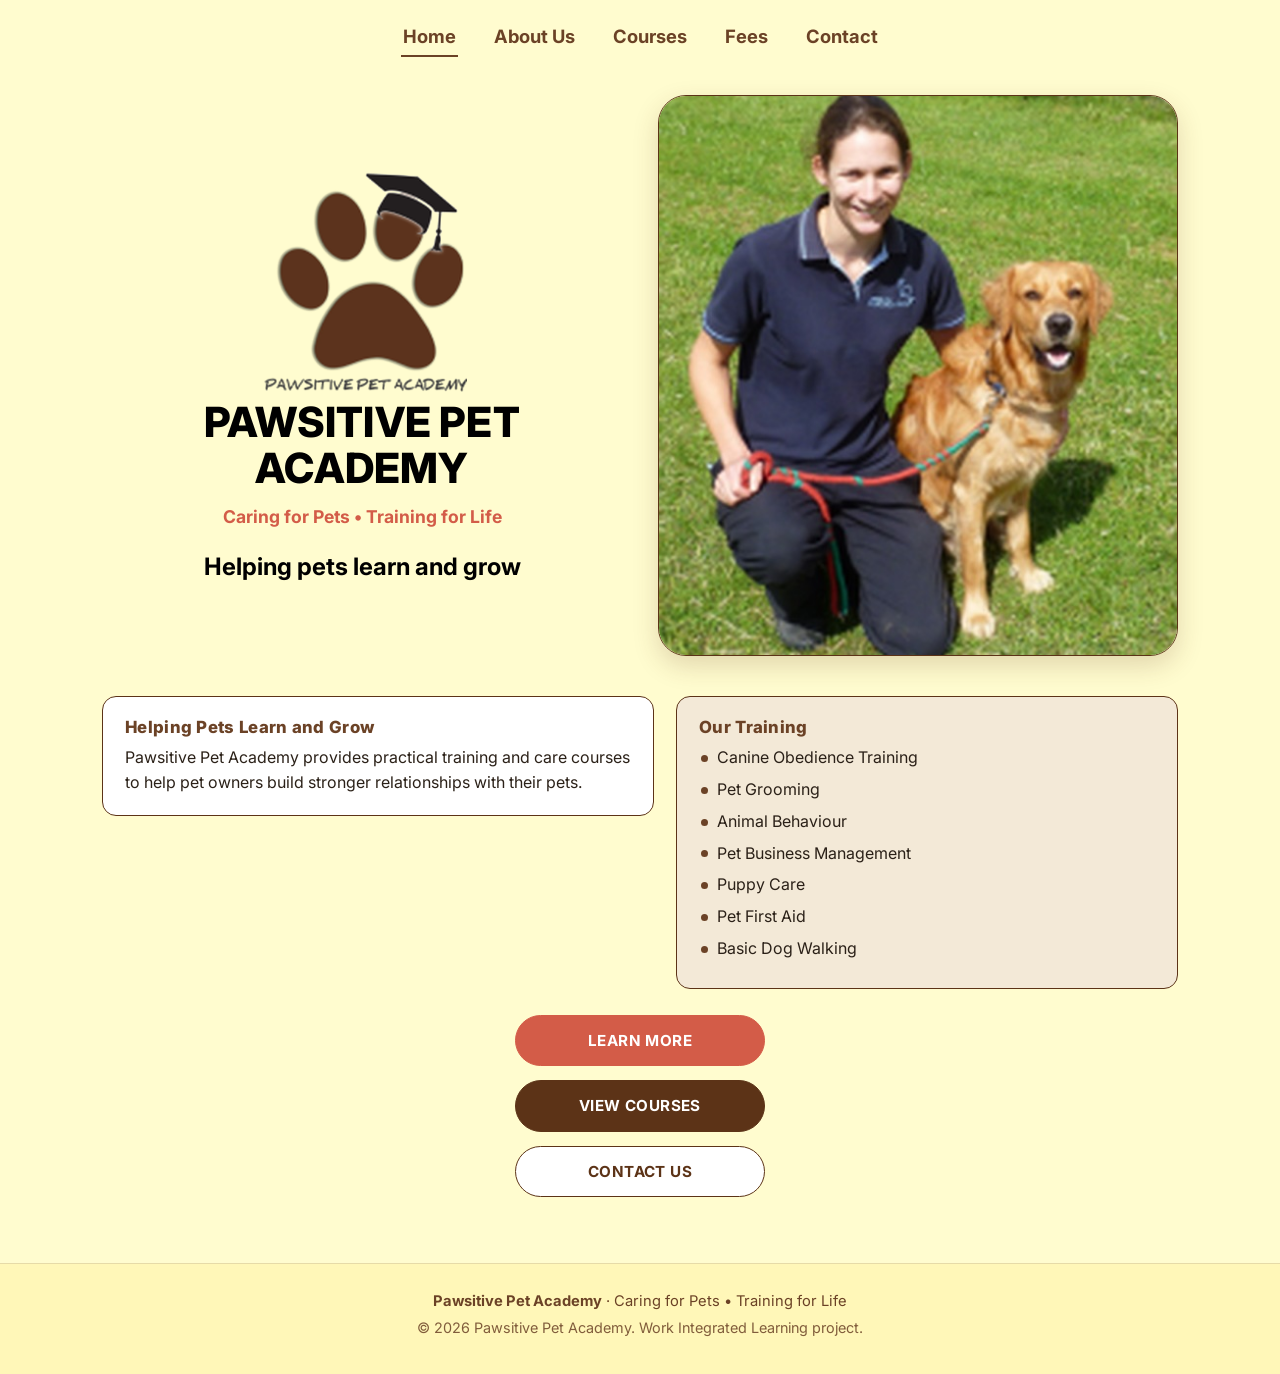
<file: index.html>
<!DOCTYPE html>
<html lang="en">
<head>
<meta charset="UTF-8">
<meta name="viewport" content="width=device-width, initial-scale=1">
<title>Home | Pawsitive Pet Academy</title>
<meta name="description" content="Pawsitive Pet Academy offers practical dog training and pet care courses. Caring for Pets &bull; Training for Life.">
<link rel="icon" href="images/logo.png">
<link rel="preconnect" href="https://fonts.googleapis.com">
<link rel="preconnect" href="https://fonts.gstatic.com" crossorigin>
<link href="https://fonts.googleapis.com/css2?family=Inter:wght@400;500;600;700;800&display=swap" rel="stylesheet">
<link rel="stylesheet" href="css/style.css">
</head>
<body class="home">
<a class="skip" href="#main">Skip to content</a>
<header class="site-header">
  <a class="brand" href="index.html" aria-label="Pawsitive Pet Academy home"><img src="images/logo.png" alt="" width="36" height="40"><span>Pawsitive Pet Academy</span></a>
  <button class="nav-toggle" aria-label="Toggle menu" aria-expanded="false"><span></span><span></span><span></span></button>
  <nav class="main-nav" aria-label="Main"><a href="index.html" class=active aria-current=page>Home</a><a href="about.html">About Us</a><a href="courses.html">Courses</a><a href="fees.html">Fees</a><a href="contact.html">Contact</a></nav>
</header>
<main id="main">

<section class="hero">
  <div class="hero-text fade">
    <img class="hero-logo" src="images/logo.png" alt="Pawsitive Pet Academy paw print logo with graduation cap" width="219" height="246">
    <h1>PAWSITIVE PET ACADEMY</h1>
    <p class="tagline">Caring for Pets &bull; Training for Life</p>
    <h2 class="lead">Helping pets learn and grow</h2>
  </div>
  <figure class="hero-photo fade d2"><img src="images/trainer.jpg" alt="Academy trainer kneeling on the grass with a golden retriever"></figure>
</section>
<section class="cards two">
  <article class="card fade">
    <h3>Helping Pets Learn and Grow</h3>
    <p>Pawsitive Pet Academy provides practical training and care courses to help pet owners build stronger relationships with their pets.</p>
  </article>
  <article class="card beige fade d2">
    <h3>Our Training</h3>
    <ul class="bullets"><li><a href="canine-obedience.html">Canine Obedience Training</a></li><li><a href="pet-grooming.html">Pet Grooming</a></li><li><a href="animal-behaviour.html">Animal Behaviour</a></li><li><a href="pet-business-management.html">Pet Business Management</a></li><li><a href="puppy-care.html">Puppy Care</a></li><li><a href="pet-first-aid.html">Pet First Aid</a></li><li><a href="basic-dog-walking.html">Basic Dog Walking</a></li></ul>
  </article>
</section>
<section class="cta-row fade">
  <a class="btn coral" href="about.html">Learn More</a>
  <a class="btn brown" href="courses.html">View Courses</a>
  <a class="btn white" href="contact.html">Contact Us</a>
</section>

</main>
<footer class="site-footer">
  <p><strong>Pawsitive Pet Academy</strong> &middot; Caring for Pets &bull; Training for Life</p>
  <p class="small">&copy; 2026 Pawsitive Pet Academy. Work Integrated Learning project.</p>
</footer>
<script src="js/main.js"></script>

</body>
</html>
</file>
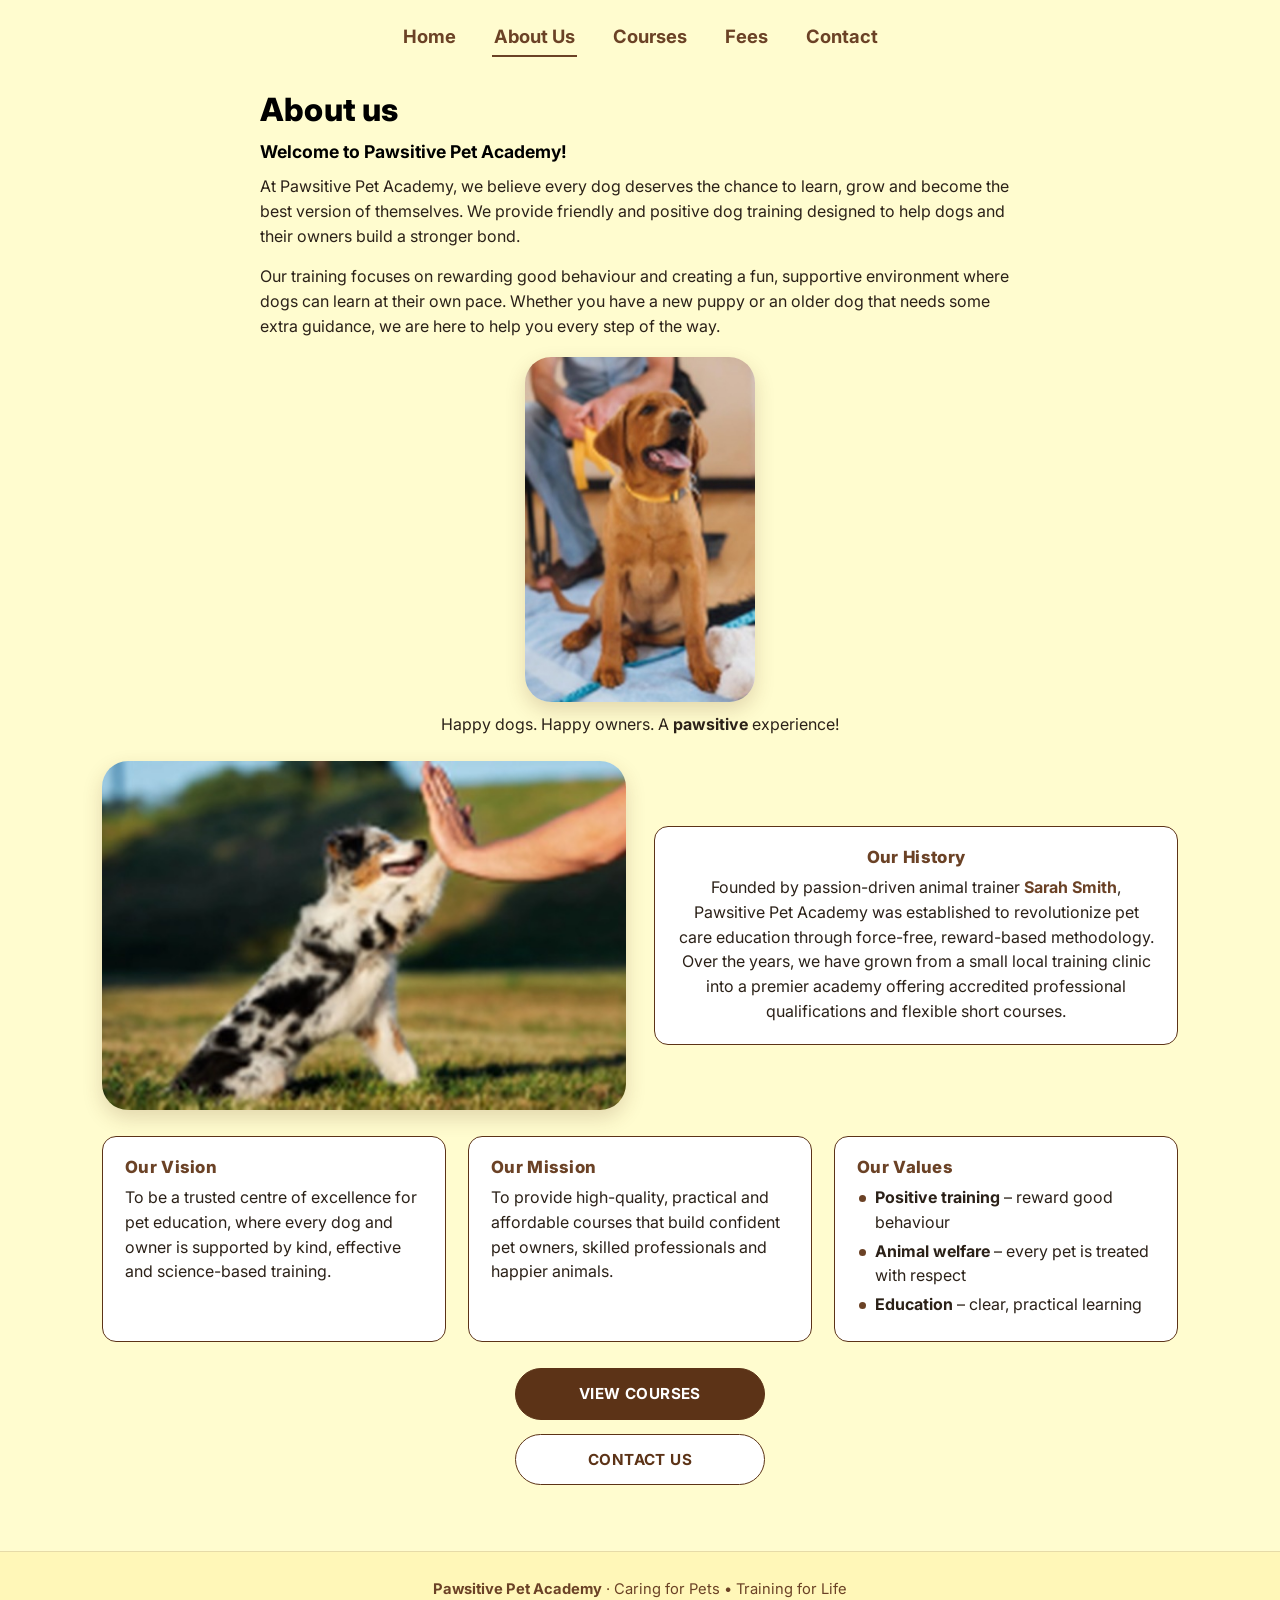
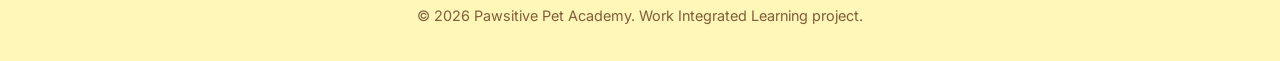
<file: about.html>
<!DOCTYPE html>
<html lang="en">
<head>
<meta charset="UTF-8">
<meta name="viewport" content="width=device-width, initial-scale=1">
<title>About Us | Pawsitive Pet Academy</title>
<meta name="description" content="Pawsitive Pet Academy offers practical dog training and pet care courses. Caring for Pets &bull; Training for Life.">
<link rel="icon" href="images/logo.png">
<link rel="preconnect" href="https://fonts.googleapis.com">
<link rel="preconnect" href="https://fonts.gstatic.com" crossorigin>
<link href="https://fonts.googleapis.com/css2?family=Inter:wght@400;500;600;700;800&display=swap" rel="stylesheet">
<link rel="stylesheet" href="css/style.css">
</head>
<body class="about">
<a class="skip" href="#main">Skip to content</a>
<header class="site-header">
  <a class="brand" href="index.html" aria-label="Pawsitive Pet Academy home"><img src="images/logo.png" alt="" width="36" height="40"><span>Pawsitive Pet Academy</span></a>
  <button class="nav-toggle" aria-label="Toggle menu" aria-expanded="false"><span></span><span></span><span></span></button>
  <nav class="main-nav" aria-label="Main"><a href="index.html">Home</a><a href="about.html" class=active aria-current=page>About Us</a><a href="courses.html">Courses</a><a href="fees.html">Fees</a><a href="contact.html">Contact</a></nav>
</header>
<main id="main">

<section class="about-intro fade">
  <h1 class="plain">About us</h1>
  <h2 class="welcome">Welcome to Pawsitive Pet Academy!</h2>
  <p>At Pawsitive Pet Academy, we believe every dog deserves the chance to learn, grow and become the best version of themselves. We provide friendly and positive dog training designed to help dogs and their owners build a stronger bond.</p>
  <p>Our training focuses on rewarding good behaviour and creating a fun, supportive environment where dogs can learn at their own pace. Whether you have a new puppy or an older dog that needs some extra guidance, we are here to help you every step of the way.</p>
</section>
<section class="about-feature fade">
  <figure class="tall"><img src="images/about_puppy.jpg" alt="Golden-brown puppy sitting for a treat during a training session"><figcaption>Happy dogs. Happy owners. A <strong>pawsitive</strong> experience!</figcaption></figure>
</section>
<section class="about-history">
  <figure class="wide fade"><img src="images/about_highfive.jpg" alt="Border collie giving a high five to its trainer"></figure>
  <article class="card center fade d2">
    <h3>Our History</h3>
    <p>Founded by passion-driven animal trainer <strong class="name">Sarah Smith</strong>, Pawsitive Pet Academy was established to revolutionize pet care education through force-free, reward-based methodology. Over the years, we have grown from a small local training clinic into a premier academy offering accredited professional qualifications and flexible short courses.</p>
  </article>
</section>
<section class="cards three">
  <article class="card fade"><h3>Our Vision</h3><p>To be a trusted centre of excellence for pet education, where every dog and owner is supported by kind, effective and science-based training.</p></article>
  <article class="card fade d2"><h3>Our Mission</h3><p>To provide high-quality, practical and affordable courses that build confident pet owners, skilled professionals and happier animals.</p></article>
  <article class="card fade d3"><h3>Our Values</h3>
    <ul class="bullets tight"><li><strong>Positive training</strong> &ndash; reward good behaviour</li><li><strong>Animal welfare</strong> &ndash; every pet is treated with respect</li><li><strong>Education</strong> &ndash; clear, practical learning</li></ul></article>
</section>
<section class="cta-row fade">
  <a class="btn brown" href="courses.html">View Courses</a>
  <a class="btn white" href="contact.html">Contact Us</a>
</section>

</main>
<footer class="site-footer">
  <p><strong>Pawsitive Pet Academy</strong> &middot; Caring for Pets &bull; Training for Life</p>
  <p class="small">&copy; 2026 Pawsitive Pet Academy. Work Integrated Learning project.</p>
</footer>
<script src="js/main.js"></script>

</body>
</html>
</file>
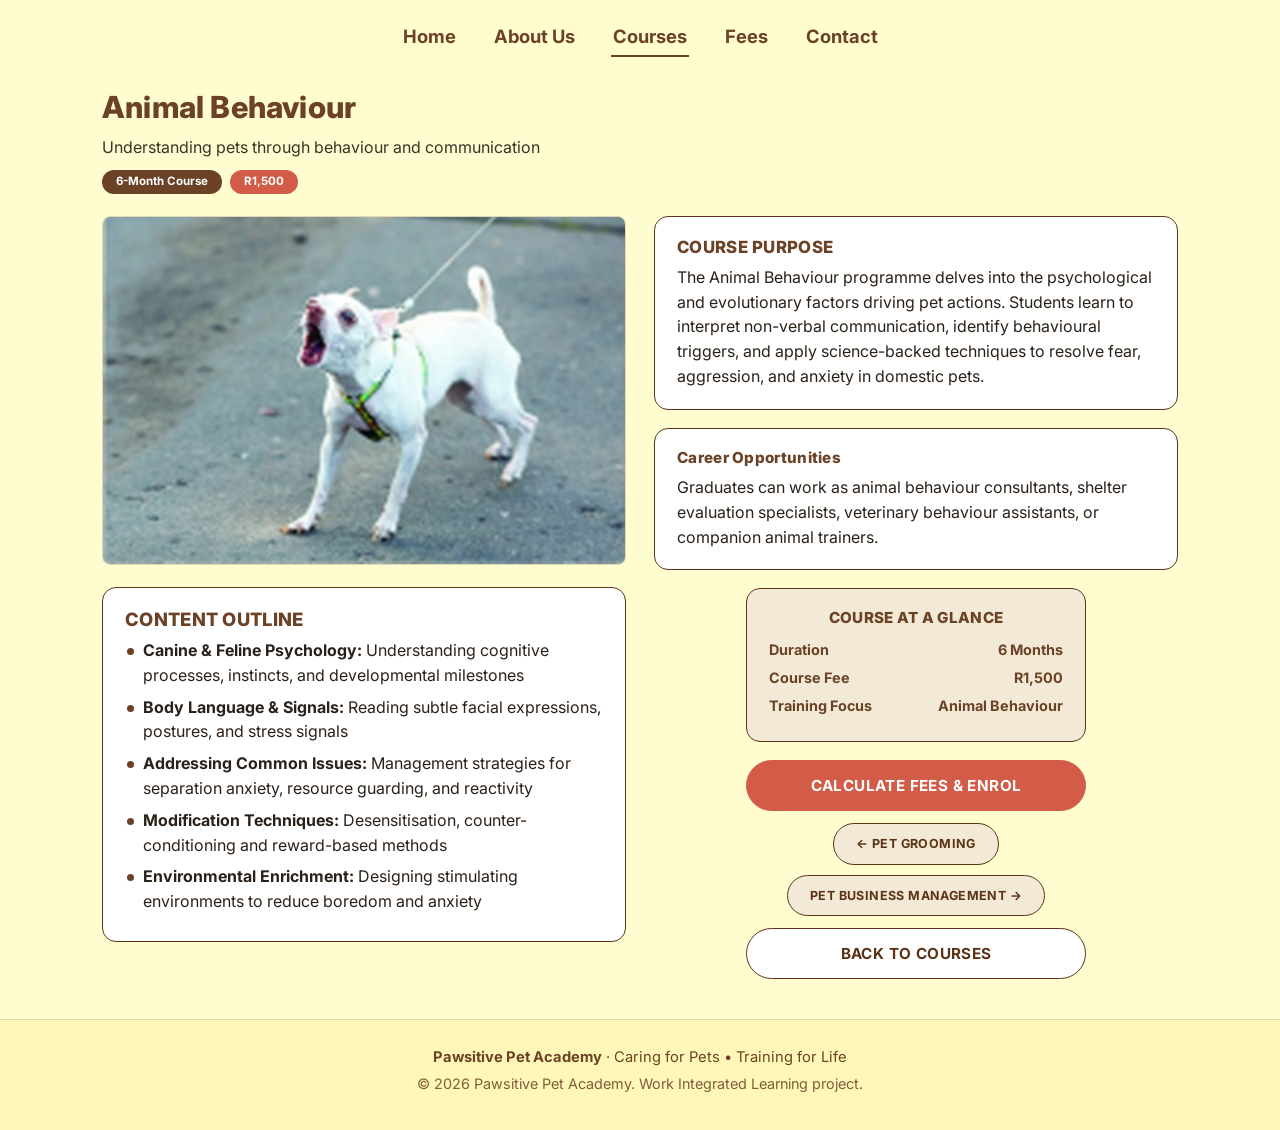
<file: animal-behaviour.html>
<!DOCTYPE html>
<html lang="en">
<head>
<meta charset="UTF-8">
<meta name="viewport" content="width=device-width, initial-scale=1">
<title>Animal Behaviour | Pawsitive Pet Academy</title>
<meta name="description" content="Pawsitive Pet Academy offers practical dog training and pet care courses. Caring for Pets &bull; Training for Life.">
<link rel="icon" href="images/logo.png">
<link rel="preconnect" href="https://fonts.googleapis.com">
<link rel="preconnect" href="https://fonts.gstatic.com" crossorigin>
<link href="https://fonts.googleapis.com/css2?family=Inter:wght@400;500;600;700;800&display=swap" rel="stylesheet">
<link rel="stylesheet" href="css/style.css">
</head>
<body class="course">
<a class="skip" href="#main">Skip to content</a>
<header class="site-header">
  <a class="brand" href="index.html" aria-label="Pawsitive Pet Academy home"><img src="images/logo.png" alt="" width="36" height="40"><span>Pawsitive Pet Academy</span></a>
  <button class="nav-toggle" aria-label="Toggle menu" aria-expanded="false"><span></span><span></span><span></span></button>
  <nav class="main-nav" aria-label="Main"><a href="index.html">Home</a><a href="about.html">About Us</a><a href="courses.html" class=active aria-current=page>Courses</a><a href="fees.html">Fees</a><a href="contact.html">Contact</a></nav>
</header>
<main id="main">

<div class="course-page">
  <header class="course-head fade">
    <h1>Animal Behaviour</h1>
    <p class="sub">Understanding pets through behaviour and communication</p>
    <p class="badges"><span class="badge brown">6-Month Course</span><span class="badge coral">R1,500</span></p>
  </header>
  <div class="course-layout">
    <div class="col left">
      <figure class="course-img fade"><img src="images/behaviour.jpg" alt="Animal Behaviour course photo"></figure>
      <section class="card outline fade d2"><h3>CONTENT OUTLINE</h3><ul class="bullets"><li><strong>Canine &amp; Feline Psychology:</strong> Understanding cognitive processes, instincts, and developmental milestones</li><li><strong>Body Language &amp; Signals:</strong> Reading subtle facial expressions, postures, and stress signals</li><li><strong>Addressing Common Issues:</strong> Management strategies for separation anxiety, resource guarding, and reactivity</li><li><strong>Modification Techniques:</strong> Desensitisation, counter-conditioning and reward-based methods</li><li><strong>Environmental Enrichment:</strong> Designing stimulating environments to reduce boredom and anxiety</li></ul></section>
    </div>
    <div class="col right">
      <section class="card fade"><h3>COURSE PURPOSE</h3><p>The Animal Behaviour programme delves into the psychological and evolutionary factors driving pet actions. Students learn to interpret non-verbal communication, identify behavioural triggers, and apply science-backed techniques to resolve fear, aggression, and anxiety in domestic pets.</p></section>
      <section class="card fade d2"><h3 class="small-h">Career Opportunities</h3><p>Graduates can work as animal behaviour consultants, shelter evaluation specialists, veterinary behaviour assistants, or companion animal trainers.</p></section>
      <section class="card beige glance fade d3">
        <h3>COURSE AT A GLANCE</h3>
        <dl><div><dt>Duration</dt><dd>6 Months</dd></div><div><dt>Course Fee</dt><dd>R1,500</dd></div><div><dt>Training Focus</dt><dd>Animal Behaviour</dd></div></dl>
      </section>
      <div class="btn-stack fade d3">
        <a class="btn coral" href="fees.html?course=animal-behaviour">Calculate Fees &amp; Enrol</a>
        <div class="btn-pair"><a class="btn beige small" href="pet-grooming.html">&larr; Pet Grooming</a><a class="btn beige small" href="pet-business-management.html">Pet Business Management &rarr;</a></div>
        <a class="btn white" href="courses.html">Back to Courses</a>
      </div>
    </div>
  </div>
</div>

</main>
<footer class="site-footer">
  <p><strong>Pawsitive Pet Academy</strong> &middot; Caring for Pets &bull; Training for Life</p>
  <p class="small">&copy; 2026 Pawsitive Pet Academy. Work Integrated Learning project.</p>
</footer>
<script src="js/main.js"></script>

</body>
</html>
</file>
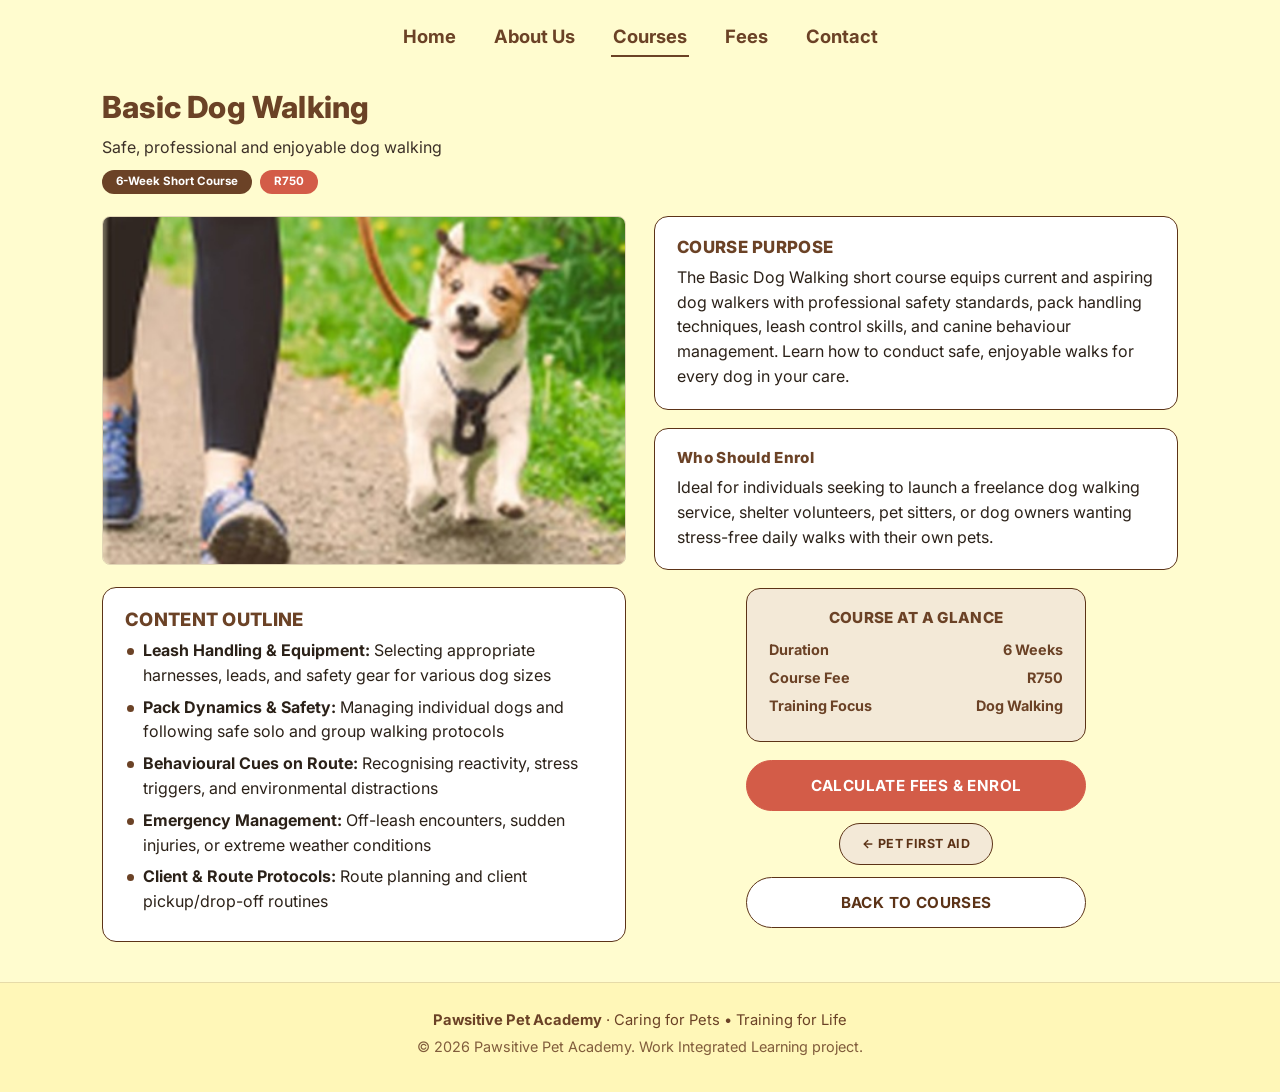
<file: basic-dog-walking.html>
<!DOCTYPE html>
<html lang="en">
<head>
<meta charset="UTF-8">
<meta name="viewport" content="width=device-width, initial-scale=1">
<title>Basic Dog Walking | Pawsitive Pet Academy</title>
<meta name="description" content="Pawsitive Pet Academy offers practical dog training and pet care courses. Caring for Pets &bull; Training for Life.">
<link rel="icon" href="images/logo.png">
<link rel="preconnect" href="https://fonts.googleapis.com">
<link rel="preconnect" href="https://fonts.gstatic.com" crossorigin>
<link href="https://fonts.googleapis.com/css2?family=Inter:wght@400;500;600;700;800&display=swap" rel="stylesheet">
<link rel="stylesheet" href="css/style.css">
</head>
<body class="course">
<a class="skip" href="#main">Skip to content</a>
<header class="site-header">
  <a class="brand" href="index.html" aria-label="Pawsitive Pet Academy home"><img src="images/logo.png" alt="" width="36" height="40"><span>Pawsitive Pet Academy</span></a>
  <button class="nav-toggle" aria-label="Toggle menu" aria-expanded="false"><span></span><span></span><span></span></button>
  <nav class="main-nav" aria-label="Main"><a href="index.html">Home</a><a href="about.html">About Us</a><a href="courses.html" class=active aria-current=page>Courses</a><a href="fees.html">Fees</a><a href="contact.html">Contact</a></nav>
</header>
<main id="main">

<div class="course-page">
  <header class="course-head fade">
    <h1>Basic Dog Walking</h1>
    <p class="sub">Safe, professional and enjoyable dog walking</p>
    <p class="badges"><span class="badge brown">6-Week Short Course</span><span class="badge coral">R750</span></p>
  </header>
  <div class="course-layout">
    <div class="col left">
      <figure class="course-img fade"><img src="images/walking.jpg" alt="Basic Dog Walking course photo"></figure>
      <section class="card outline fade d2"><h3>CONTENT OUTLINE</h3><ul class="bullets"><li><strong>Leash Handling &amp; Equipment:</strong> Selecting appropriate harnesses, leads, and safety gear for various dog sizes</li><li><strong>Pack Dynamics &amp; Safety:</strong> Managing individual dogs and following safe solo and group walking protocols</li><li><strong>Behavioural Cues on Route:</strong> Recognising reactivity, stress triggers, and environmental distractions</li><li><strong>Emergency Management:</strong> Off-leash encounters, sudden injuries, or extreme weather conditions</li><li><strong>Client &amp; Route Protocols:</strong> Route planning and client pickup/drop-off routines</li></ul></section>
    </div>
    <div class="col right">
      <section class="card fade"><h3>COURSE PURPOSE</h3><p>The Basic Dog Walking short course equips current and aspiring dog walkers with professional safety standards, pack handling techniques, leash control skills, and canine behaviour management. Learn how to conduct safe, enjoyable walks for every dog in your care.</p></section>
      <section class="card fade d2"><h3 class="small-h">Who Should Enrol</h3><p>Ideal for individuals seeking to launch a freelance dog walking service, shelter volunteers, pet sitters, or dog owners wanting stress-free daily walks with their own pets.</p></section>
      <section class="card beige glance fade d3">
        <h3>COURSE AT A GLANCE</h3>
        <dl><div><dt>Duration</dt><dd>6 Weeks</dd></div><div><dt>Course Fee</dt><dd>R750</dd></div><div><dt>Training Focus</dt><dd>Dog Walking</dd></div></dl>
      </section>
      <div class="btn-stack fade d3">
        <a class="btn coral" href="fees.html?course=basic-dog-walking">Calculate Fees &amp; Enrol</a>
        <div class="btn-pair"><a class="btn beige small" href="pet-first-aid.html">&larr; Pet First Aid</a></div>
        <a class="btn white" href="courses.html">Back to Courses</a>
      </div>
    </div>
  </div>
</div>

</main>
<footer class="site-footer">
  <p><strong>Pawsitive Pet Academy</strong> &middot; Caring for Pets &bull; Training for Life</p>
  <p class="small">&copy; 2026 Pawsitive Pet Academy. Work Integrated Learning project.</p>
</footer>
<script src="js/main.js"></script>

</body>
</html>
</file>
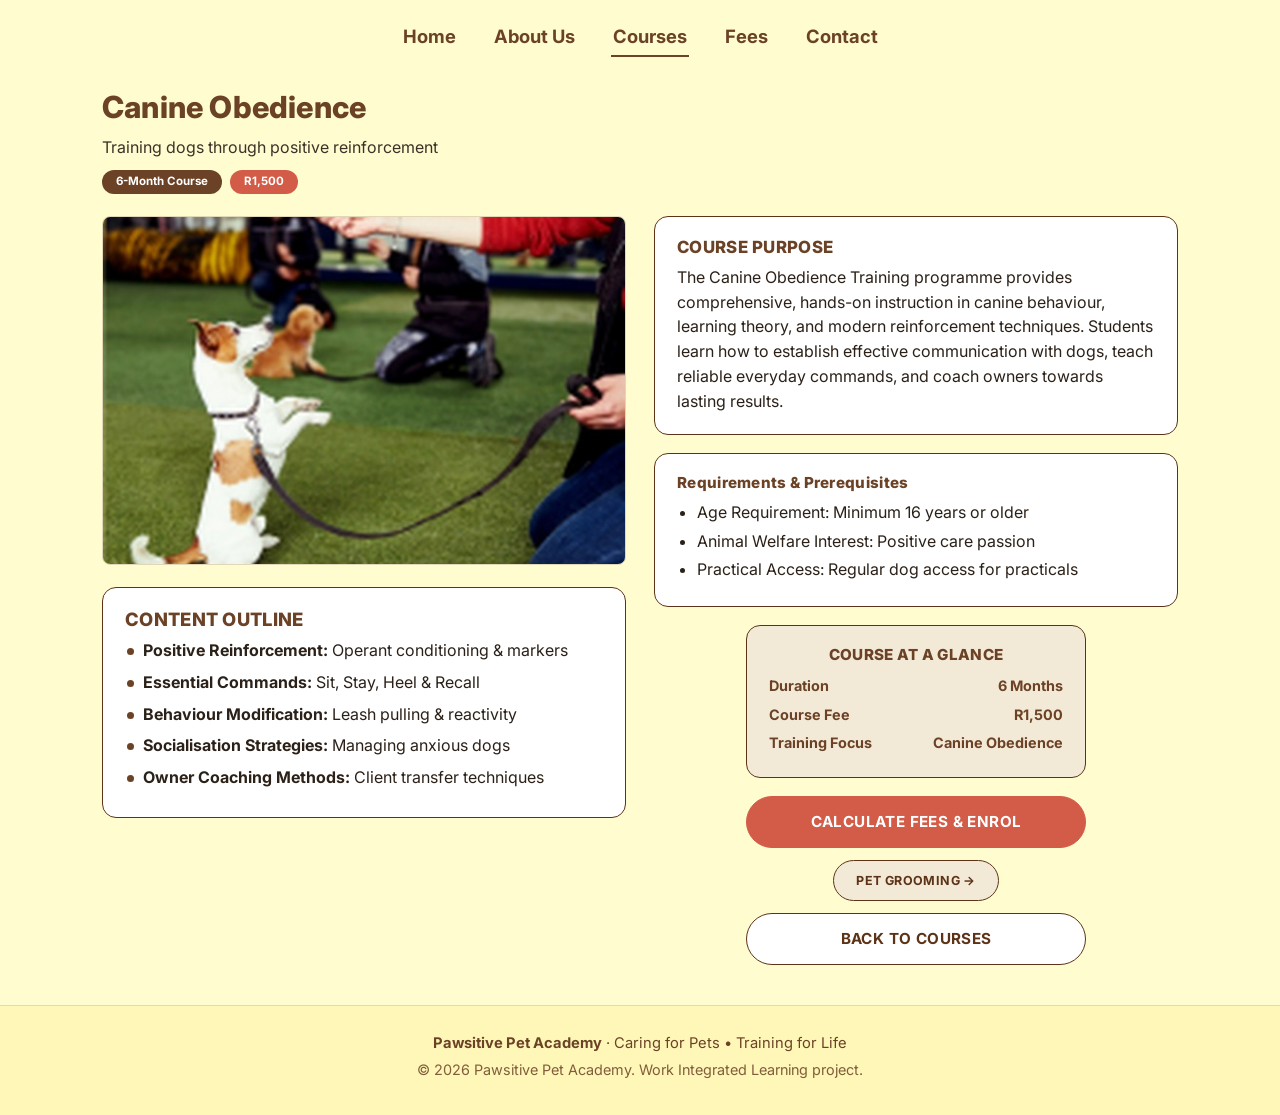
<file: canine-obedience.html>
<!DOCTYPE html>
<html lang="en">
<head>
<meta charset="UTF-8">
<meta name="viewport" content="width=device-width, initial-scale=1">
<title>Canine Obedience Training | Pawsitive Pet Academy</title>
<meta name="description" content="Pawsitive Pet Academy offers practical dog training and pet care courses. Caring for Pets &bull; Training for Life.">
<link rel="icon" href="images/logo.png">
<link rel="preconnect" href="https://fonts.googleapis.com">
<link rel="preconnect" href="https://fonts.gstatic.com" crossorigin>
<link href="https://fonts.googleapis.com/css2?family=Inter:wght@400;500;600;700;800&display=swap" rel="stylesheet">
<link rel="stylesheet" href="css/style.css">
</head>
<body class="course">
<a class="skip" href="#main">Skip to content</a>
<header class="site-header">
  <a class="brand" href="index.html" aria-label="Pawsitive Pet Academy home"><img src="images/logo.png" alt="" width="36" height="40"><span>Pawsitive Pet Academy</span></a>
  <button class="nav-toggle" aria-label="Toggle menu" aria-expanded="false"><span></span><span></span><span></span></button>
  <nav class="main-nav" aria-label="Main"><a href="index.html">Home</a><a href="about.html">About Us</a><a href="courses.html" class=active aria-current=page>Courses</a><a href="fees.html">Fees</a><a href="contact.html">Contact</a></nav>
</header>
<main id="main">

<div class="course-page">
  <header class="course-head fade">
    <h1>Canine Obedience</h1>
    <p class="sub">Training dogs through positive reinforcement</p>
    <p class="badges"><span class="badge brown">6-Month Course</span><span class="badge coral">R1,500</span></p>
  </header>
  <div class="course-layout">
    <div class="col left">
      <figure class="course-img fade"><img src="images/obedience.jpg" alt="Canine Obedience Training course photo"></figure>
      <section class="card outline fade d2"><h3>CONTENT OUTLINE</h3><ul class="bullets"><li><strong>Positive Reinforcement:</strong> Operant conditioning &amp; markers</li><li><strong>Essential Commands:</strong> Sit, Stay, Heel &amp; Recall</li><li><strong>Behaviour Modification:</strong> Leash pulling &amp; reactivity</li><li><strong>Socialisation Strategies:</strong> Managing anxious dogs</li><li><strong>Owner Coaching Methods:</strong> Client transfer techniques</li></ul></section>
    </div>
    <div class="col right">
      <section class="card fade"><h3>COURSE PURPOSE</h3><p>The Canine Obedience Training programme provides comprehensive, hands-on instruction in canine behaviour, learning theory, and modern reinforcement techniques. Students learn how to establish effective communication with dogs, teach reliable everyday commands, and coach owners towards lasting results.</p></section>
      <section class="card fade d2"><h3 class="small-h">Requirements &amp; Prerequisites</h3><ul class="plain-list"><li>Age Requirement: Minimum 16 years or older</li><li>Animal Welfare Interest: Positive care passion</li><li>Practical Access: Regular dog access for practicals</li></ul></section>
      <section class="card beige glance fade d3">
        <h3>COURSE AT A GLANCE</h3>
        <dl><div><dt>Duration</dt><dd>6 Months</dd></div><div><dt>Course Fee</dt><dd>R1,500</dd></div><div><dt>Training Focus</dt><dd>Canine Obedience</dd></div></dl>
      </section>
      <div class="btn-stack fade d3">
        <a class="btn coral" href="fees.html?course=canine-obedience">Calculate Fees &amp; Enrol</a>
        <div class="btn-pair"><a class="btn beige small" href="pet-grooming.html">Pet Grooming &rarr;</a></div>
        <a class="btn white" href="courses.html">Back to Courses</a>
      </div>
    </div>
  </div>
</div>

</main>
<footer class="site-footer">
  <p><strong>Pawsitive Pet Academy</strong> &middot; Caring for Pets &bull; Training for Life</p>
  <p class="small">&copy; 2026 Pawsitive Pet Academy. Work Integrated Learning project.</p>
</footer>
<script src="js/main.js"></script>

</body>
</html>
</file>
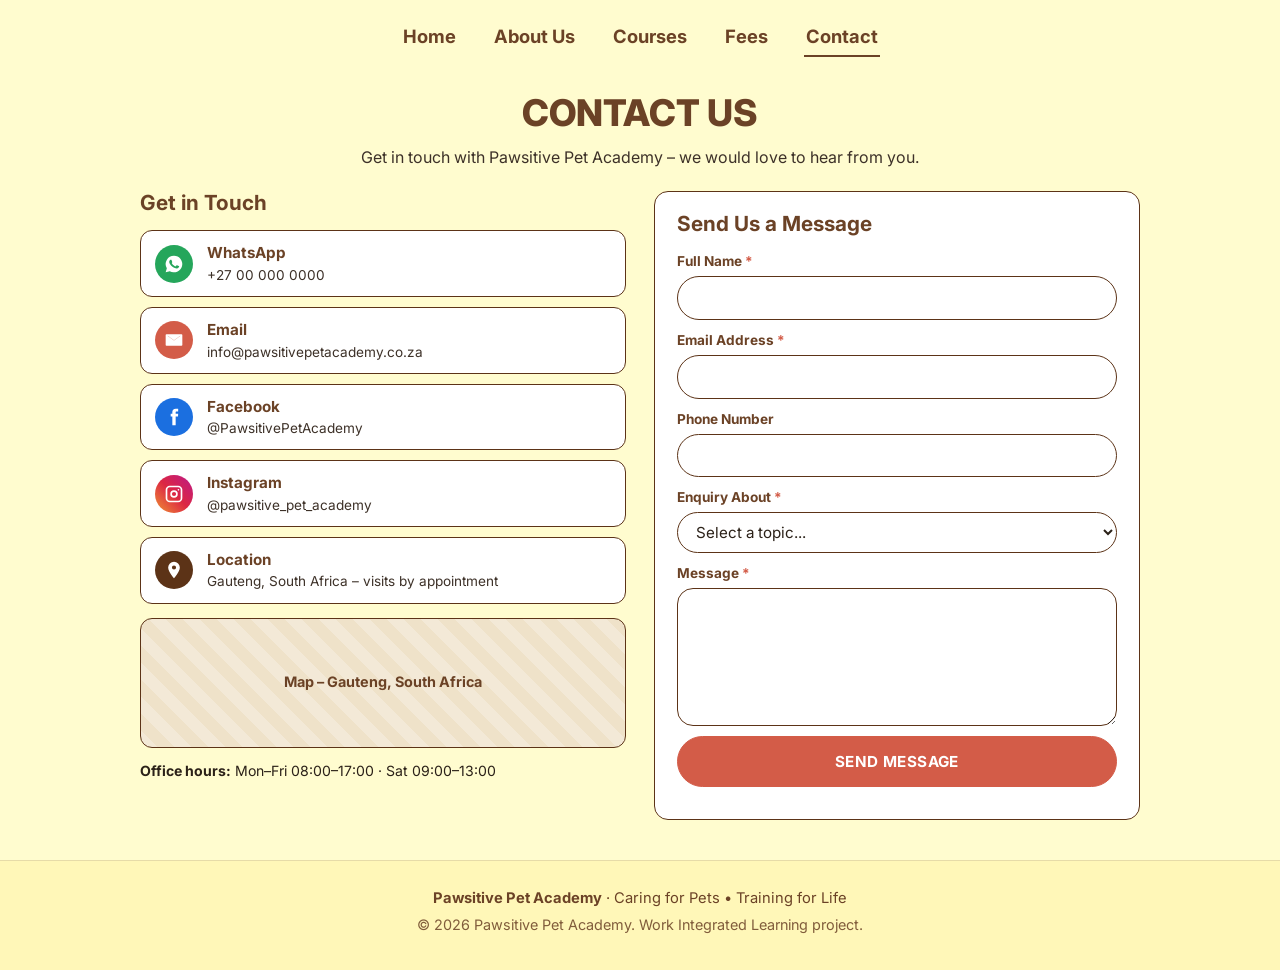
<file: contact.html>
<!DOCTYPE html>
<html lang="en">
<head>
<meta charset="UTF-8">
<meta name="viewport" content="width=device-width, initial-scale=1">
<title>Contact Us | Pawsitive Pet Academy</title>
<meta name="description" content="Pawsitive Pet Academy offers practical dog training and pet care courses. Caring for Pets &bull; Training for Life.">
<link rel="icon" href="images/logo.png">
<link rel="preconnect" href="https://fonts.googleapis.com">
<link rel="preconnect" href="https://fonts.gstatic.com" crossorigin>
<link href="https://fonts.googleapis.com/css2?family=Inter:wght@400;500;600;700;800&display=swap" rel="stylesheet">
<link rel="stylesheet" href="css/style.css">
</head>
<body class="contact">
<a class="skip" href="#main">Skip to content</a>
<header class="site-header">
  <a class="brand" href="index.html" aria-label="Pawsitive Pet Academy home"><img src="images/logo.png" alt="" width="36" height="40"><span>Pawsitive Pet Academy</span></a>
  <button class="nav-toggle" aria-label="Toggle menu" aria-expanded="false"><span></span><span></span><span></span></button>
  <nav class="main-nav" aria-label="Main"><a href="index.html">Home</a><a href="about.html">About Us</a><a href="courses.html">Courses</a><a href="fees.html">Fees</a><a href="contact.html" class=active aria-current=page>Contact</a></nav>
</header>
<main id="main">

<section class="page-title fade">
  <h1>CONTACT US</h1>
  <p class="sub">Get in touch with Pawsitive Pet Academy &ndash; we would love to hear from you.</p>
</section>
<div class="contact-layout">
  <section class="contact-info fade">
    <h2 class="h2">Get in Touch</h2>
    <ul class="contact-list">
      <li><a href="https://wa.me/27000000000" target="_blank" rel="noopener"><span class="ic wa" aria-hidden="true"><svg viewBox="0 0 24 24"><path d="M12 2a10 10 0 0 0-8.6 15.1L2 22l5-1.3A10 10 0 1 0 12 2zm5.2 14.1c-.2.6-1.3 1.2-1.8 1.2-.5.1-1 .2-3.3-.7-2.8-1.2-4.6-4-4.7-4.2-.1-.2-1.1-1.5-1.1-2.8s.7-2 1-2.3c.2-.3.5-.3.7-.3h.5c.2 0 .4 0 .6.5l.8 2c.1.2.1.4 0 .5l-.4.6c-.1.2-.3.3-.1.6.2.3.8 1.3 1.7 2.1 1.2 1 2.2 1.4 2.5 1.5.3.1.5.1.6-.1l.9-1.1c.2-.2.4-.2.6-.1l1.9.9c.3.1.4.2.5.3.1.3.1.8-.1 1.4z"/></svg></span><span><strong>WhatsApp</strong><small>+27 00 000 0000</small></span></a></li>
      <li><a href="mailto:info@pawsitivepetacademy.co.za"><span class="ic mail" aria-hidden="true"><svg viewBox="0 0 24 24"><path d="M3 5h18a1 1 0 0 1 1 1v12a1 1 0 0 1-1 1H3a1 1 0 0 1-1-1V6a1 1 0 0 1 1-1zm9 7.2L4.5 7v.2L12 12.5 19.5 7.2V7L12 12.2z"/></svg></span><span><strong>Email</strong><small>info@pawsitivepetacademy.co.za</small></span></a></li>
      <li><a href="https://www.facebook.com/" target="_blank" rel="noopener"><span class="ic fb" aria-hidden="true"><svg viewBox="0 0 24 24"><path d="M14 8V6.5c0-.7.2-1 1.1-1H17V2h-2.8C11.3 2 10 3.6 10 6v2H8v3.5h2V22h4V11.5h2.8L17 8z"/></svg></span><span><strong>Facebook</strong><small>@PawsitivePetAcademy</small></span></a></li>
      <li><a href="https://www.instagram.com/" target="_blank" rel="noopener"><span class="ic ig" aria-hidden="true"><svg viewBox="0 0 24 24"><path d="M7 2h10a5 5 0 0 1 5 5v10a5 5 0 0 1-5 5H7a5 5 0 0 1-5-5V7a5 5 0 0 1 5-5zm0 2a3 3 0 0 0-3 3v10a3 3 0 0 0 3 3h10a3 3 0 0 0 3-3V7a3 3 0 0 0-3-3zm5 3.5a4.5 4.5 0 1 1 0 9 4.5 4.5 0 0 1 0-9zm0 2a2.5 2.5 0 1 0 0 5 2.5 2.5 0 0 0 0-5zM17.3 6a1 1 0 1 1 0 2 1 1 0 0 1 0-2z"/></svg></span><span><strong>Instagram</strong><small>@pawsitive_pet_academy</small></span></a></li>
      <li><div class="static"><span class="ic loc" aria-hidden="true"><svg viewBox="0 0 24 24"><path d="M12 2a7 7 0 0 0-7 7c0 5.2 7 13 7 13s7-7.8 7-13a7 7 0 0 0-7-7zm0 9.5A2.5 2.5 0 1 1 12 6.5a2.5 2.5 0 0 1 0 5z"/></svg></span><span><strong>Location</strong><small>Gauteng, South Africa &ndash; visits by appointment</small></span></div></li>
    </ul>
    <div class="map-box" role="img" aria-label="Map placeholder showing the academy location"><span>Map &ndash; Gauteng, South Africa</span></div>
    <p class="hours"><strong>Office hours:</strong> Mon&ndash;Fri 08:00&ndash;17:00 &middot; Sat 09:00&ndash;13:00</p>
  </section>
  <form id="contact-form" class="card contact-form fade d2" novalidate>
    <h2 class="h2">Send Us a Message</h2>
    <label for="c-name">Full Name <em>*</em></label><input id="c-name" name="name" type="text" autocomplete="name">
    <span class="err" data-for="c-name"></span>
    <label for="c-email">Email Address <em>*</em></label><input id="c-email" name="email" type="email" autocomplete="email">
    <span class="err" data-for="c-email"></span>
    <label for="c-phone">Phone Number</label><input id="c-phone" name="phone" type="tel" autocomplete="tel">
    <span class="err" data-for="c-phone"></span>
    <label for="c-subject">Enquiry About <em>*</em></label>
    <select id="c-subject" name="subject"><option value="">Select a topic...</option><option>Course information</option><option>Fees and enrolment</option><option>Corporate or group training</option><option>Other</option></select>
    <span class="err" data-for="c-subject"></span>
    <label for="c-msg">Message <em>*</em></label><textarea id="c-msg" name="message" rows="5"></textarea>
    <span class="err" data-for="c-msg"></span>
    <button type="submit" class="btn coral block">Send Message</button>
    <p id="contact-msg" class="form-msg" role="status"></p>
  </form>
</div>

</main>
<footer class="site-footer">
  <p><strong>Pawsitive Pet Academy</strong> &middot; Caring for Pets &bull; Training for Life</p>
  <p class="small">&copy; 2026 Pawsitive Pet Academy. Work Integrated Learning project.</p>
</footer>
<script src="js/main.js"></script>
<script src="js/contact.js"></script>
</body>
</html>
</file>
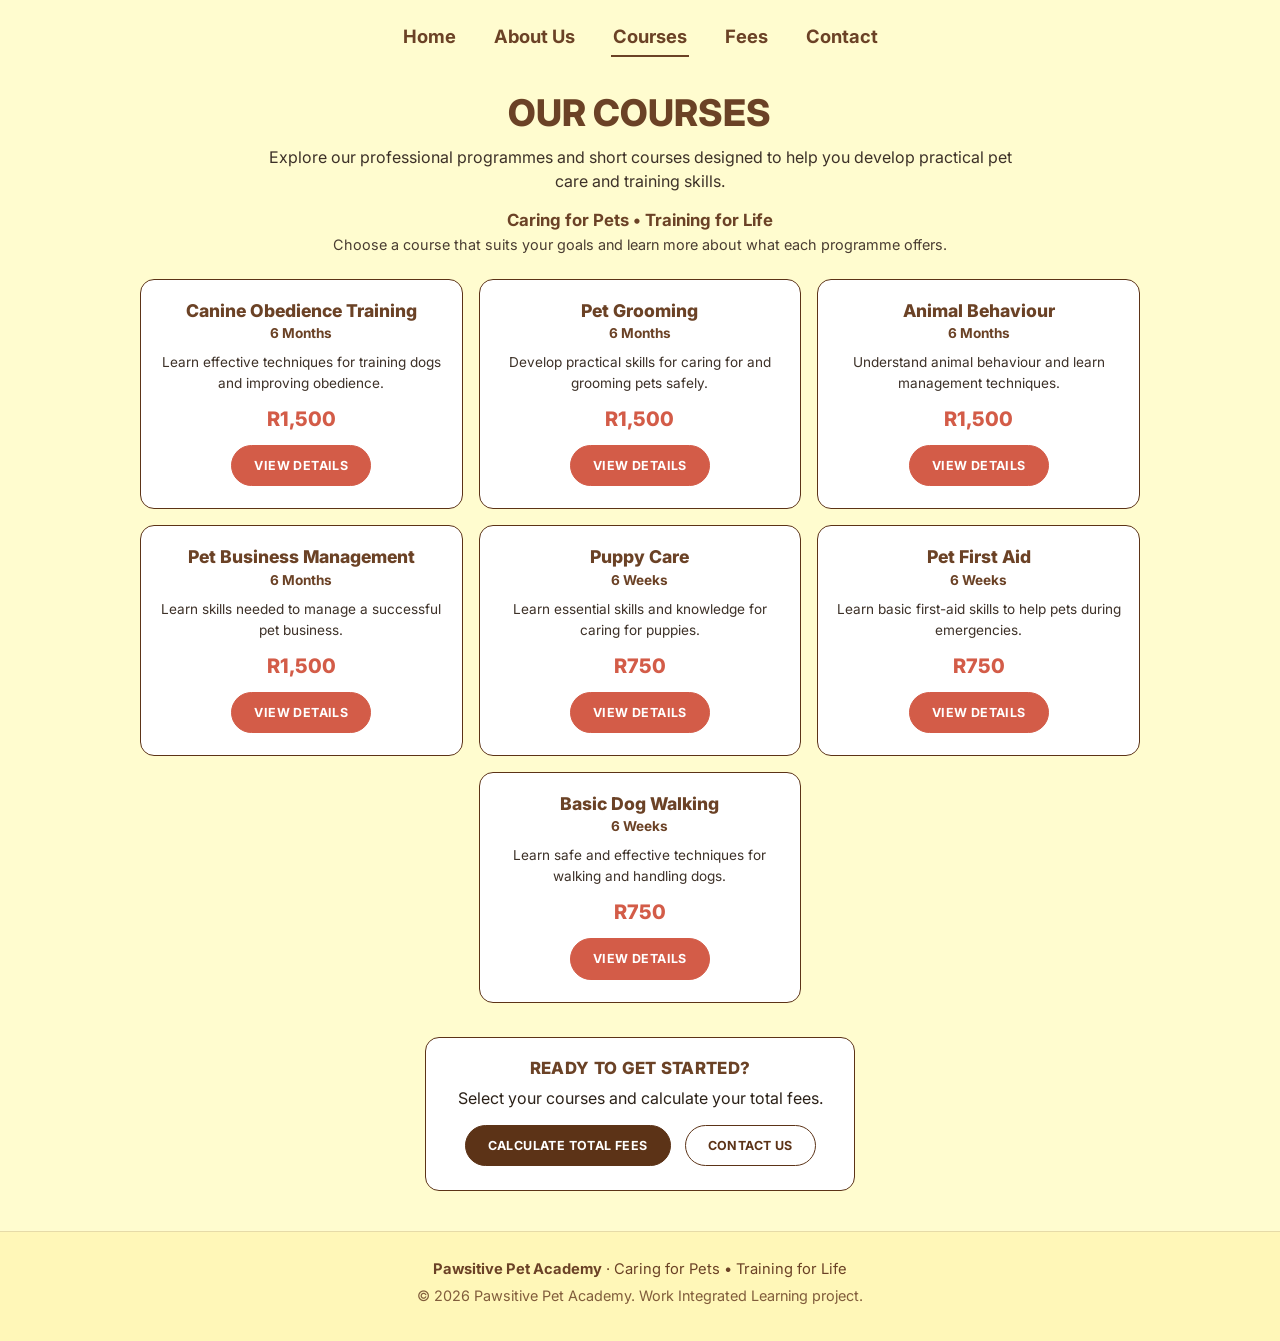
<file: courses.html>
<!DOCTYPE html>
<html lang="en">
<head>
<meta charset="UTF-8">
<meta name="viewport" content="width=device-width, initial-scale=1">
<title>Our Courses | Pawsitive Pet Academy</title>
<meta name="description" content="Pawsitive Pet Academy offers practical dog training and pet care courses. Caring for Pets &bull; Training for Life.">
<link rel="icon" href="images/logo.png">
<link rel="preconnect" href="https://fonts.googleapis.com">
<link rel="preconnect" href="https://fonts.gstatic.com" crossorigin>
<link href="https://fonts.googleapis.com/css2?family=Inter:wght@400;500;600;700;800&display=swap" rel="stylesheet">
<link rel="stylesheet" href="css/style.css">
</head>
<body class="courses">
<a class="skip" href="#main">Skip to content</a>
<header class="site-header">
  <a class="brand" href="index.html" aria-label="Pawsitive Pet Academy home"><img src="images/logo.png" alt="" width="36" height="40"><span>Pawsitive Pet Academy</span></a>
  <button class="nav-toggle" aria-label="Toggle menu" aria-expanded="false"><span></span><span></span><span></span></button>
  <nav class="main-nav" aria-label="Main"><a href="index.html">Home</a><a href="about.html">About Us</a><a href="courses.html" class=active aria-current=page>Courses</a><a href="fees.html">Fees</a><a href="contact.html">Contact</a></nav>
</header>
<main id="main">

<section class="page-title fade">
  <h1>OUR COURSES</h1>
  <p class="sub">Explore our professional programmes and short courses designed to help you develop practical pet care and training skills.</p>
  <h2 class="mini">Caring for Pets &bull; Training for Life</h2>
  <p class="sub small">Choose a course that suits your goals and learn more about what each programme offers.</p>
</section>
<section class="course-grid"><article class="course-card fade d1">
  <h3>Canine Obedience Training</h3>
  <p class="dur">6 Months</p>
  <p class="desc">Learn effective techniques for training dogs and improving obedience.</p>
  <p class="price">R1,500</p>
  <a class="btn coral small" href="canine-obedience.html" aria-label="View details for Canine Obedience Training">View Details</a>
</article><article class="course-card fade d2">
  <h3>Pet Grooming</h3>
  <p class="dur">6 Months</p>
  <p class="desc">Develop practical skills for caring for and grooming pets safely.</p>
  <p class="price">R1,500</p>
  <a class="btn coral small" href="pet-grooming.html" aria-label="View details for Pet Grooming">View Details</a>
</article><article class="course-card fade d3">
  <h3>Animal Behaviour</h3>
  <p class="dur">6 Months</p>
  <p class="desc">Understand animal behaviour and learn management techniques.</p>
  <p class="price">R1,500</p>
  <a class="btn coral small" href="animal-behaviour.html" aria-label="View details for Animal Behaviour">View Details</a>
</article><article class="course-card fade d1">
  <h3>Pet Business Management</h3>
  <p class="dur">6 Months</p>
  <p class="desc">Learn skills needed to manage a successful pet business.</p>
  <p class="price">R1,500</p>
  <a class="btn coral small" href="pet-business-management.html" aria-label="View details for Pet Business Management">View Details</a>
</article><article class="course-card fade d2">
  <h3>Puppy Care</h3>
  <p class="dur">6 Weeks</p>
  <p class="desc">Learn essential skills and knowledge for caring for puppies.</p>
  <p class="price">R750</p>
  <a class="btn coral small" href="puppy-care.html" aria-label="View details for Puppy Care">View Details</a>
</article><article class="course-card fade d3">
  <h3>Pet First Aid</h3>
  <p class="dur">6 Weeks</p>
  <p class="desc">Learn basic first-aid skills to help pets during emergencies.</p>
  <p class="price">R750</p>
  <a class="btn coral small" href="pet-first-aid.html" aria-label="View details for Pet First Aid">View Details</a>
</article><article class="course-card fade d1">
  <h3>Basic Dog Walking</h3>
  <p class="dur">6 Weeks</p>
  <p class="desc">Learn safe and effective techniques for walking and handling dogs.</p>
  <p class="price">R750</p>
  <a class="btn coral small" href="basic-dog-walking.html" aria-label="View details for Basic Dog Walking">View Details</a>
</article></section>
<section class="card center ready fade">
  <h3>READY TO GET STARTED?</h3>
  <p>Select your courses and calculate your total fees.</p>
  <div class="cta-row tight"><a class="btn brown small" href="fees.html">Calculate Total Fees</a><a class="btn white small" href="contact.html">Contact Us</a></div>
</section>

</main>
<footer class="site-footer">
  <p><strong>Pawsitive Pet Academy</strong> &middot; Caring for Pets &bull; Training for Life</p>
  <p class="small">&copy; 2026 Pawsitive Pet Academy. Work Integrated Learning project.</p>
</footer>
<script src="js/main.js"></script>

</body>
</html>
</file>
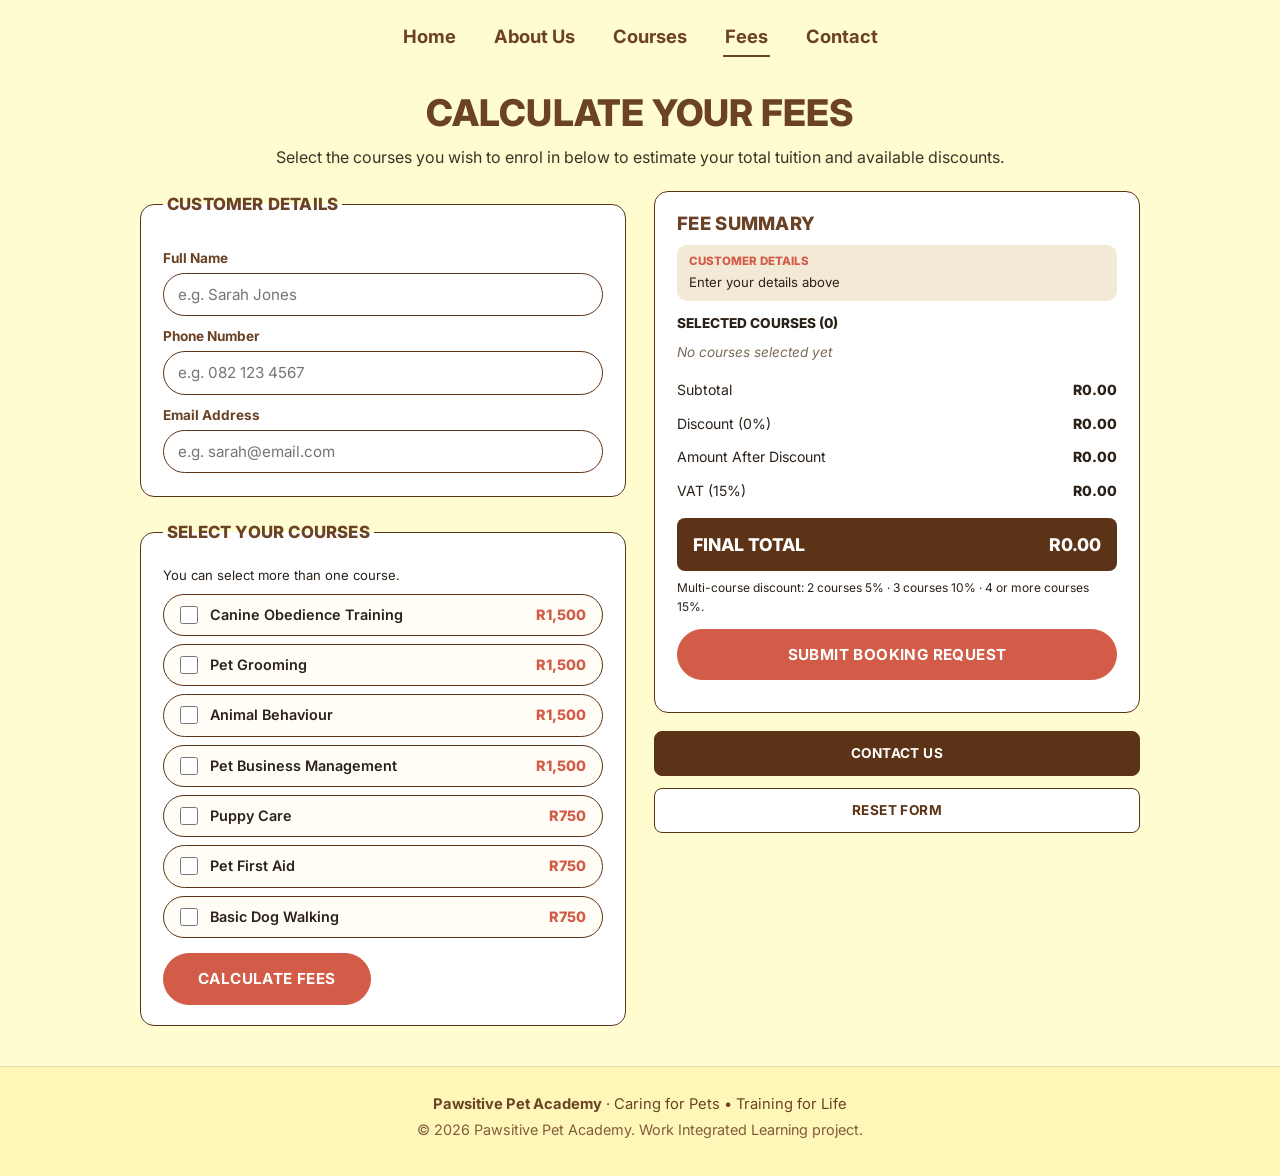
<file: fees.html>
<!DOCTYPE html>
<html lang="en">
<head>
<meta charset="UTF-8">
<meta name="viewport" content="width=device-width, initial-scale=1">
<title>Calculate Your Fees | Pawsitive Pet Academy</title>
<meta name="description" content="Pawsitive Pet Academy offers practical dog training and pet care courses. Caring for Pets &bull; Training for Life.">
<link rel="icon" href="images/logo.png">
<link rel="preconnect" href="https://fonts.googleapis.com">
<link rel="preconnect" href="https://fonts.gstatic.com" crossorigin>
<link href="https://fonts.googleapis.com/css2?family=Inter:wght@400;500;600;700;800&display=swap" rel="stylesheet">
<link rel="stylesheet" href="css/style.css">
</head>
<body class="fees">
<a class="skip" href="#main">Skip to content</a>
<header class="site-header">
  <a class="brand" href="index.html" aria-label="Pawsitive Pet Academy home"><img src="images/logo.png" alt="" width="36" height="40"><span>Pawsitive Pet Academy</span></a>
  <button class="nav-toggle" aria-label="Toggle menu" aria-expanded="false"><span></span><span></span><span></span></button>
  <nav class="main-nav" aria-label="Main"><a href="index.html">Home</a><a href="about.html">About Us</a><a href="courses.html">Courses</a><a href="fees.html" class=active aria-current=page>Fees</a><a href="contact.html">Contact</a></nav>
</header>
<main id="main">

<section class="page-title fade">
  <h1>CALCULATE YOUR FEES</h1>
  <p class="sub">Select the courses you wish to enrol in below to estimate your total tuition and available discounts.</p>
</section>
<form id="fee-form" class="fee-layout" novalidate>
  <div class="fee-left">
    <fieldset class="card fade">
      <legend class="h">CUSTOMER DETAILS</legend>
      <label for="fullName">Full Name</label><input id="fullName" name="fullName" type="text" autocomplete="name" placeholder="e.g. Sarah Jones">
      <span class="err" data-for="fullName"></span>
      <label for="phone">Phone Number</label><input id="phone" name="phone" type="tel" autocomplete="tel" placeholder="e.g. 082 123 4567">
      <span class="err" data-for="phone"></span>
      <label for="email">Email Address</label><input id="email" name="email" type="email" autocomplete="email" placeholder="e.g. sarah@email.com">
      <span class="err" data-for="email"></span>
    </fieldset>
    <fieldset class="card fade d2">
      <legend class="h">SELECT YOUR COURSES</legend>
      <p class="hint">You can select more than one course.</p>
      <div class="course-opts"><label class="course-opt"><input type="checkbox" name="course" value="canine-obedience" data-fee="1500" data-name="Canine Obedience Training"><span class="nm">Canine Obedience Training</span><span class="pr">R1,500</span></label><label class="course-opt"><input type="checkbox" name="course" value="pet-grooming" data-fee="1500" data-name="Pet Grooming"><span class="nm">Pet Grooming</span><span class="pr">R1,500</span></label><label class="course-opt"><input type="checkbox" name="course" value="animal-behaviour" data-fee="1500" data-name="Animal Behaviour"><span class="nm">Animal Behaviour</span><span class="pr">R1,500</span></label><label class="course-opt"><input type="checkbox" name="course" value="pet-business-management" data-fee="1500" data-name="Pet Business Management"><span class="nm">Pet Business Management</span><span class="pr">R1,500</span></label><label class="course-opt"><input type="checkbox" name="course" value="puppy-care" data-fee="750" data-name="Puppy Care"><span class="nm">Puppy Care</span><span class="pr">R750</span></label><label class="course-opt"><input type="checkbox" name="course" value="pet-first-aid" data-fee="750" data-name="Pet First Aid"><span class="nm">Pet First Aid</span><span class="pr">R750</span></label><label class="course-opt"><input type="checkbox" name="course" value="basic-dog-walking" data-fee="750" data-name="Basic Dog Walking"><span class="nm">Basic Dog Walking</span><span class="pr">R750</span></label></div>
      <span class="err" data-for="courses"></span>
      <button type="button" id="calc-btn" class="btn coral pill">Calculate Fees</button>
    </fieldset>
  </div>
  <div class="fee-right">
    <section class="card summary fade d2" aria-live="polite">
      <h3>FEE SUMMARY</h3>
      <div class="cust-box"><span class="lbl">CUSTOMER DETAILS</span><span id="sum-cust">Enter your details above</span></div>
      <p class="sel-title">SELECTED COURSES (<span id="sum-count">0</span>)</p>
      <ul id="sum-list" class="sel-list"></ul>
      <dl class="totals">
        <div><dt>Subtotal</dt><dd id="sum-sub">R0.00</dd></div>
        <div><dt>Discount (<span id="sum-pct">0</span>%)</dt><dd id="sum-disc">R0.00</dd></div>
        <div><dt>Amount After Discount</dt><dd id="sum-after">R0.00</dd></div>
        <div><dt>VAT (15%)</dt><dd id="sum-vat">R0.00</dd></div>
      </dl>
      <div class="final"><span>FINAL TOTAL</span><span id="sum-total">R0.00</span></div>
      <p class="disc-note">Multi-course discount: 2 courses 5% &middot; 3 courses 10% &middot; 4 or more courses 15%.</p>
      <button type="submit" class="btn coral block">Submit Booking Request</button>
      <p id="form-msg" class="form-msg" role="status"></p>
    </section>
    <div class="btn-stack right-stack fade d3">
      <a class="btn brown block" href="contact.html">Contact Us</a>
      <button type="reset" id="reset-btn" class="btn white block">Reset Form</button>
    </div>
  </div>
</form>

</main>
<footer class="site-footer">
  <p><strong>Pawsitive Pet Academy</strong> &middot; Caring for Pets &bull; Training for Life</p>
  <p class="small">&copy; 2026 Pawsitive Pet Academy. Work Integrated Learning project.</p>
</footer>
<script src="js/main.js"></script>
<script src="js/fees.js"></script>
</body>
</html>
</file>
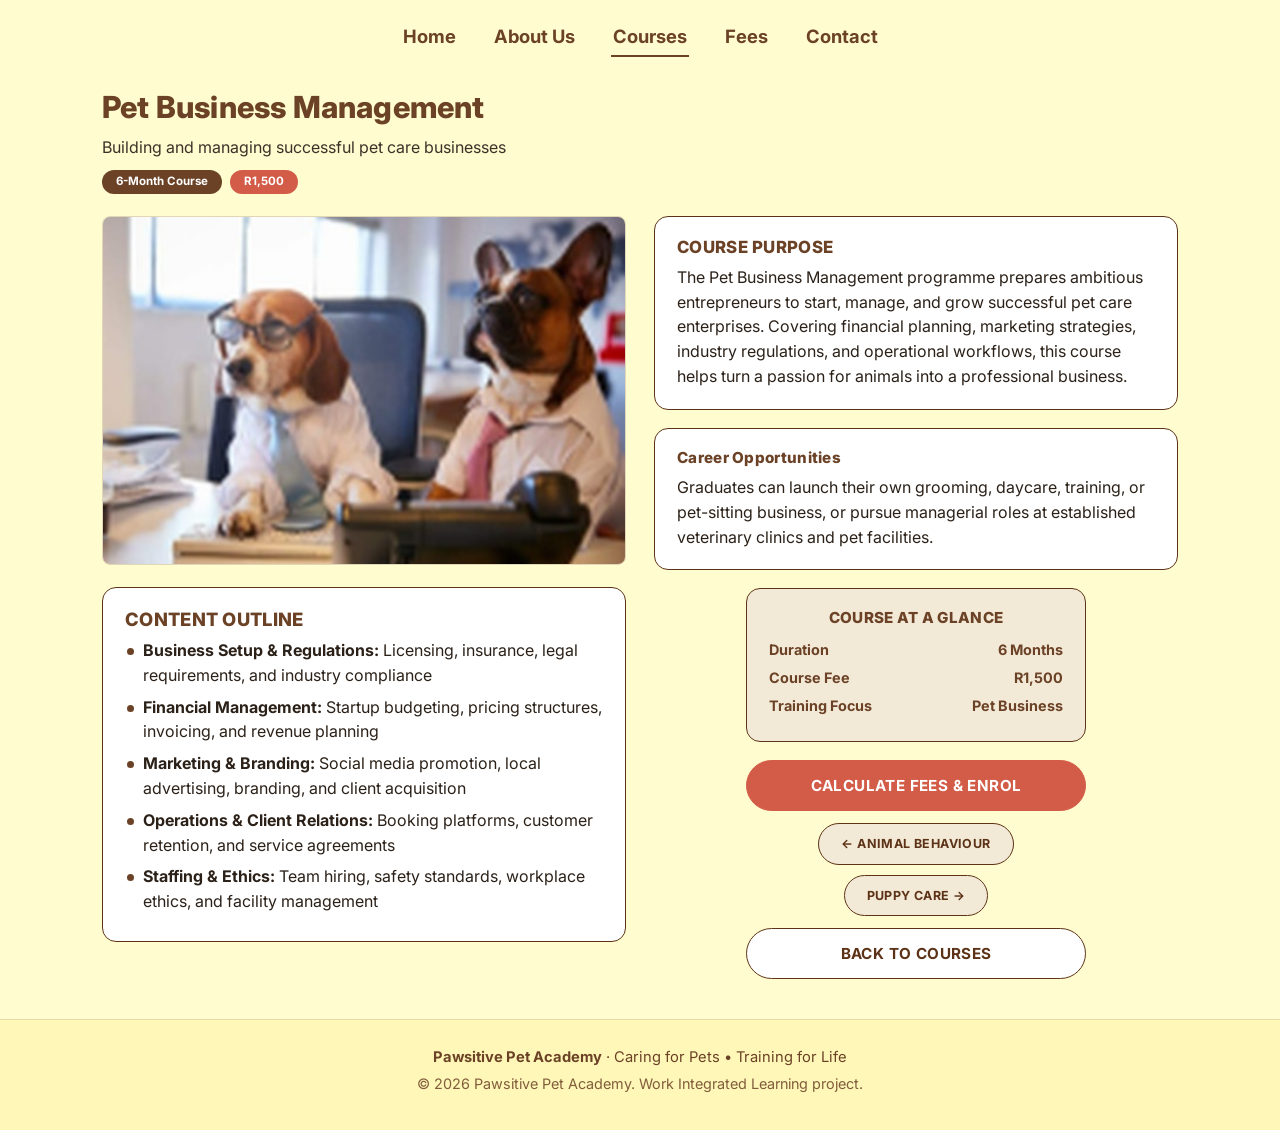
<file: pet-business-management.html>
<!DOCTYPE html>
<html lang="en">
<head>
<meta charset="UTF-8">
<meta name="viewport" content="width=device-width, initial-scale=1">
<title>Pet Business Management | Pawsitive Pet Academy</title>
<meta name="description" content="Pawsitive Pet Academy offers practical dog training and pet care courses. Caring for Pets &bull; Training for Life.">
<link rel="icon" href="images/logo.png">
<link rel="preconnect" href="https://fonts.googleapis.com">
<link rel="preconnect" href="https://fonts.gstatic.com" crossorigin>
<link href="https://fonts.googleapis.com/css2?family=Inter:wght@400;500;600;700;800&display=swap" rel="stylesheet">
<link rel="stylesheet" href="css/style.css">
</head>
<body class="course">
<a class="skip" href="#main">Skip to content</a>
<header class="site-header">
  <a class="brand" href="index.html" aria-label="Pawsitive Pet Academy home"><img src="images/logo.png" alt="" width="36" height="40"><span>Pawsitive Pet Academy</span></a>
  <button class="nav-toggle" aria-label="Toggle menu" aria-expanded="false"><span></span><span></span><span></span></button>
  <nav class="main-nav" aria-label="Main"><a href="index.html">Home</a><a href="about.html">About Us</a><a href="courses.html" class=active aria-current=page>Courses</a><a href="fees.html">Fees</a><a href="contact.html">Contact</a></nav>
</header>
<main id="main">

<div class="course-page">
  <header class="course-head fade">
    <h1>Pet Business Management</h1>
    <p class="sub">Building and managing successful pet care businesses</p>
    <p class="badges"><span class="badge brown">6-Month Course</span><span class="badge coral">R1,500</span></p>
  </header>
  <div class="course-layout">
    <div class="col left">
      <figure class="course-img fade"><img src="images/business.jpg" alt="Pet Business Management course photo"></figure>
      <section class="card outline fade d2"><h3>CONTENT OUTLINE</h3><ul class="bullets"><li><strong>Business Setup &amp; Regulations:</strong> Licensing, insurance, legal requirements, and industry compliance</li><li><strong>Financial Management:</strong> Startup budgeting, pricing structures, invoicing, and revenue planning</li><li><strong>Marketing &amp; Branding:</strong> Social media promotion, local advertising, branding, and client acquisition</li><li><strong>Operations &amp; Client Relations:</strong> Booking platforms, customer retention, and service agreements</li><li><strong>Staffing &amp; Ethics:</strong> Team hiring, safety standards, workplace ethics, and facility management</li></ul></section>
    </div>
    <div class="col right">
      <section class="card fade"><h3>COURSE PURPOSE</h3><p>The Pet Business Management programme prepares ambitious entrepreneurs to start, manage, and grow successful pet care enterprises. Covering financial planning, marketing strategies, industry regulations, and operational workflows, this course helps turn a passion for animals into a professional business.</p></section>
      <section class="card fade d2"><h3 class="small-h">Career Opportunities</h3><p>Graduates can launch their own grooming, daycare, training, or pet-sitting business, or pursue managerial roles at established veterinary clinics and pet facilities.</p></section>
      <section class="card beige glance fade d3">
        <h3>COURSE AT A GLANCE</h3>
        <dl><div><dt>Duration</dt><dd>6 Months</dd></div><div><dt>Course Fee</dt><dd>R1,500</dd></div><div><dt>Training Focus</dt><dd>Pet Business</dd></div></dl>
      </section>
      <div class="btn-stack fade d3">
        <a class="btn coral" href="fees.html?course=pet-business-management">Calculate Fees &amp; Enrol</a>
        <div class="btn-pair"><a class="btn beige small" href="animal-behaviour.html">&larr; Animal Behaviour</a><a class="btn beige small" href="puppy-care.html">Puppy Care &rarr;</a></div>
        <a class="btn white" href="courses.html">Back to Courses</a>
      </div>
    </div>
  </div>
</div>

</main>
<footer class="site-footer">
  <p><strong>Pawsitive Pet Academy</strong> &middot; Caring for Pets &bull; Training for Life</p>
  <p class="small">&copy; 2026 Pawsitive Pet Academy. Work Integrated Learning project.</p>
</footer>
<script src="js/main.js"></script>

</body>
</html>
</file>
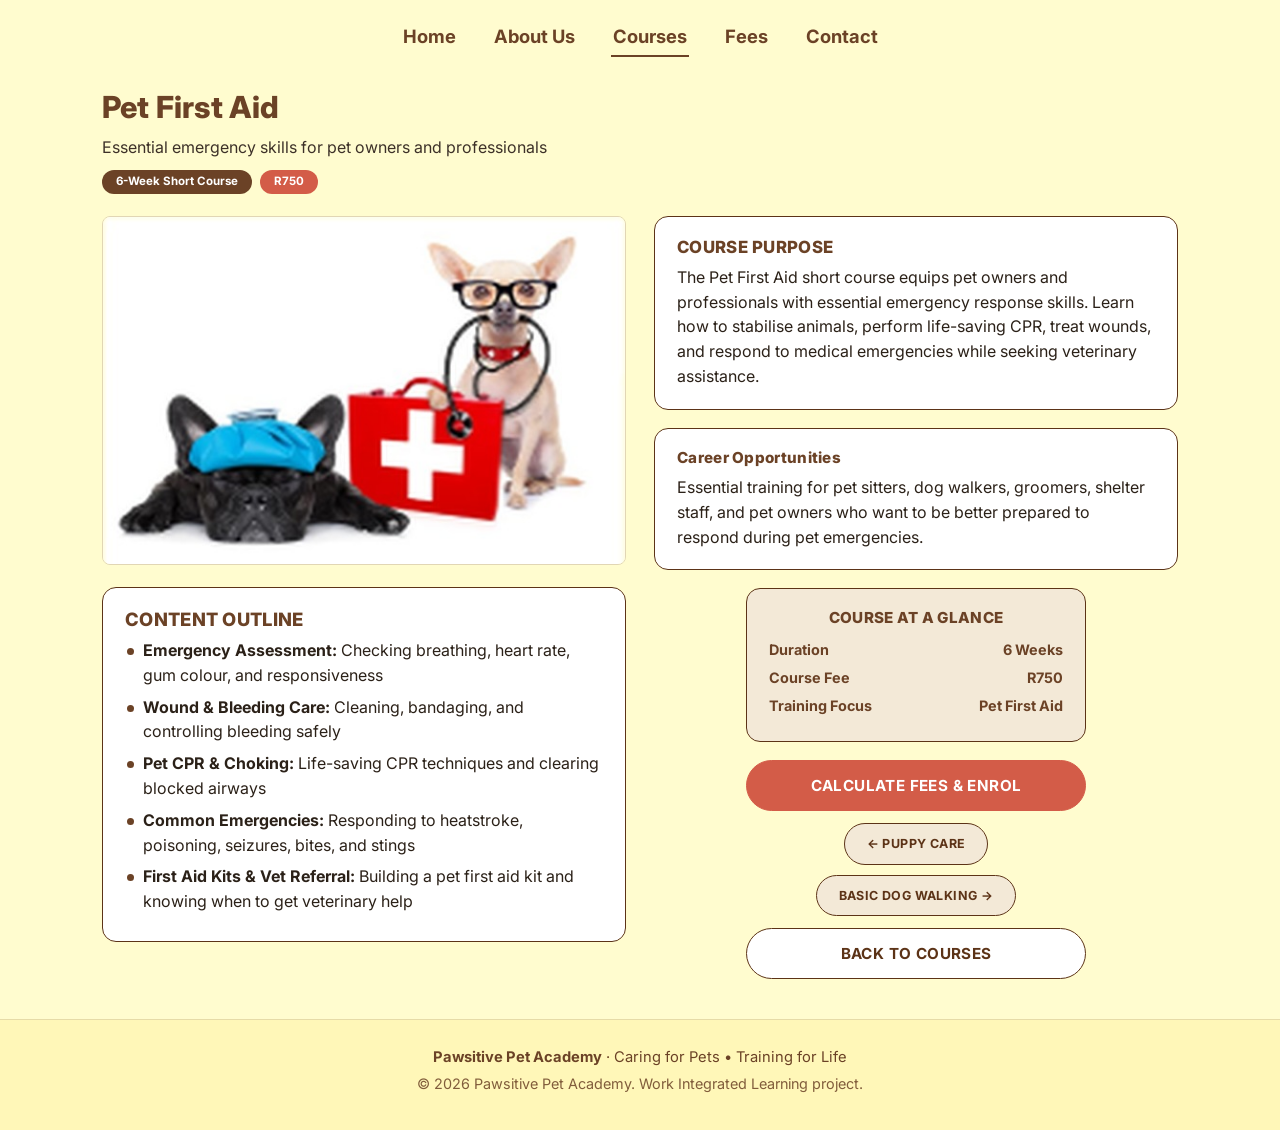
<file: pet-first-aid.html>
<!DOCTYPE html>
<html lang="en">
<head>
<meta charset="UTF-8">
<meta name="viewport" content="width=device-width, initial-scale=1">
<title>Pet First Aid | Pawsitive Pet Academy</title>
<meta name="description" content="Pawsitive Pet Academy offers practical dog training and pet care courses. Caring for Pets &bull; Training for Life.">
<link rel="icon" href="images/logo.png">
<link rel="preconnect" href="https://fonts.googleapis.com">
<link rel="preconnect" href="https://fonts.gstatic.com" crossorigin>
<link href="https://fonts.googleapis.com/css2?family=Inter:wght@400;500;600;700;800&display=swap" rel="stylesheet">
<link rel="stylesheet" href="css/style.css">
</head>
<body class="course">
<a class="skip" href="#main">Skip to content</a>
<header class="site-header">
  <a class="brand" href="index.html" aria-label="Pawsitive Pet Academy home"><img src="images/logo.png" alt="" width="36" height="40"><span>Pawsitive Pet Academy</span></a>
  <button class="nav-toggle" aria-label="Toggle menu" aria-expanded="false"><span></span><span></span><span></span></button>
  <nav class="main-nav" aria-label="Main"><a href="index.html">Home</a><a href="about.html">About Us</a><a href="courses.html" class=active aria-current=page>Courses</a><a href="fees.html">Fees</a><a href="contact.html">Contact</a></nav>
</header>
<main id="main">

<div class="course-page">
  <header class="course-head fade">
    <h1>Pet First Aid</h1>
    <p class="sub">Essential emergency skills for pet owners and professionals</p>
    <p class="badges"><span class="badge brown">6-Week Short Course</span><span class="badge coral">R750</span></p>
  </header>
  <div class="course-layout">
    <div class="col left">
      <figure class="course-img fade"><img src="images/firstaid.jpg" alt="Pet First Aid course photo"></figure>
      <section class="card outline fade d2"><h3>CONTENT OUTLINE</h3><ul class="bullets"><li><strong>Emergency Assessment:</strong> Checking breathing, heart rate, gum colour, and responsiveness</li><li><strong>Wound &amp; Bleeding Care:</strong> Cleaning, bandaging, and controlling bleeding safely</li><li><strong>Pet CPR &amp; Choking:</strong> Life-saving CPR techniques and clearing blocked airways</li><li><strong>Common Emergencies:</strong> Responding to heatstroke, poisoning, seizures, bites, and stings</li><li><strong>First Aid Kits &amp; Vet Referral:</strong> Building a pet first aid kit and knowing when to get veterinary help</li></ul></section>
    </div>
    <div class="col right">
      <section class="card fade"><h3>COURSE PURPOSE</h3><p>The Pet First Aid short course equips pet owners and professionals with essential emergency response skills. Learn how to stabilise animals, perform life-saving CPR, treat wounds, and respond to medical emergencies while seeking veterinary assistance.</p></section>
      <section class="card fade d2"><h3 class="small-h">Career Opportunities</h3><p>Essential training for pet sitters, dog walkers, groomers, shelter staff, and pet owners who want to be better prepared to respond during pet emergencies.</p></section>
      <section class="card beige glance fade d3">
        <h3>COURSE AT A GLANCE</h3>
        <dl><div><dt>Duration</dt><dd>6 Weeks</dd></div><div><dt>Course Fee</dt><dd>R750</dd></div><div><dt>Training Focus</dt><dd>Pet First Aid</dd></div></dl>
      </section>
      <div class="btn-stack fade d3">
        <a class="btn coral" href="fees.html?course=pet-first-aid">Calculate Fees &amp; Enrol</a>
        <div class="btn-pair"><a class="btn beige small" href="puppy-care.html">&larr; Puppy Care</a><a class="btn beige small" href="basic-dog-walking.html">Basic Dog Walking &rarr;</a></div>
        <a class="btn white" href="courses.html">Back to Courses</a>
      </div>
    </div>
  </div>
</div>

</main>
<footer class="site-footer">
  <p><strong>Pawsitive Pet Academy</strong> &middot; Caring for Pets &bull; Training for Life</p>
  <p class="small">&copy; 2026 Pawsitive Pet Academy. Work Integrated Learning project.</p>
</footer>
<script src="js/main.js"></script>

</body>
</html>
</file>
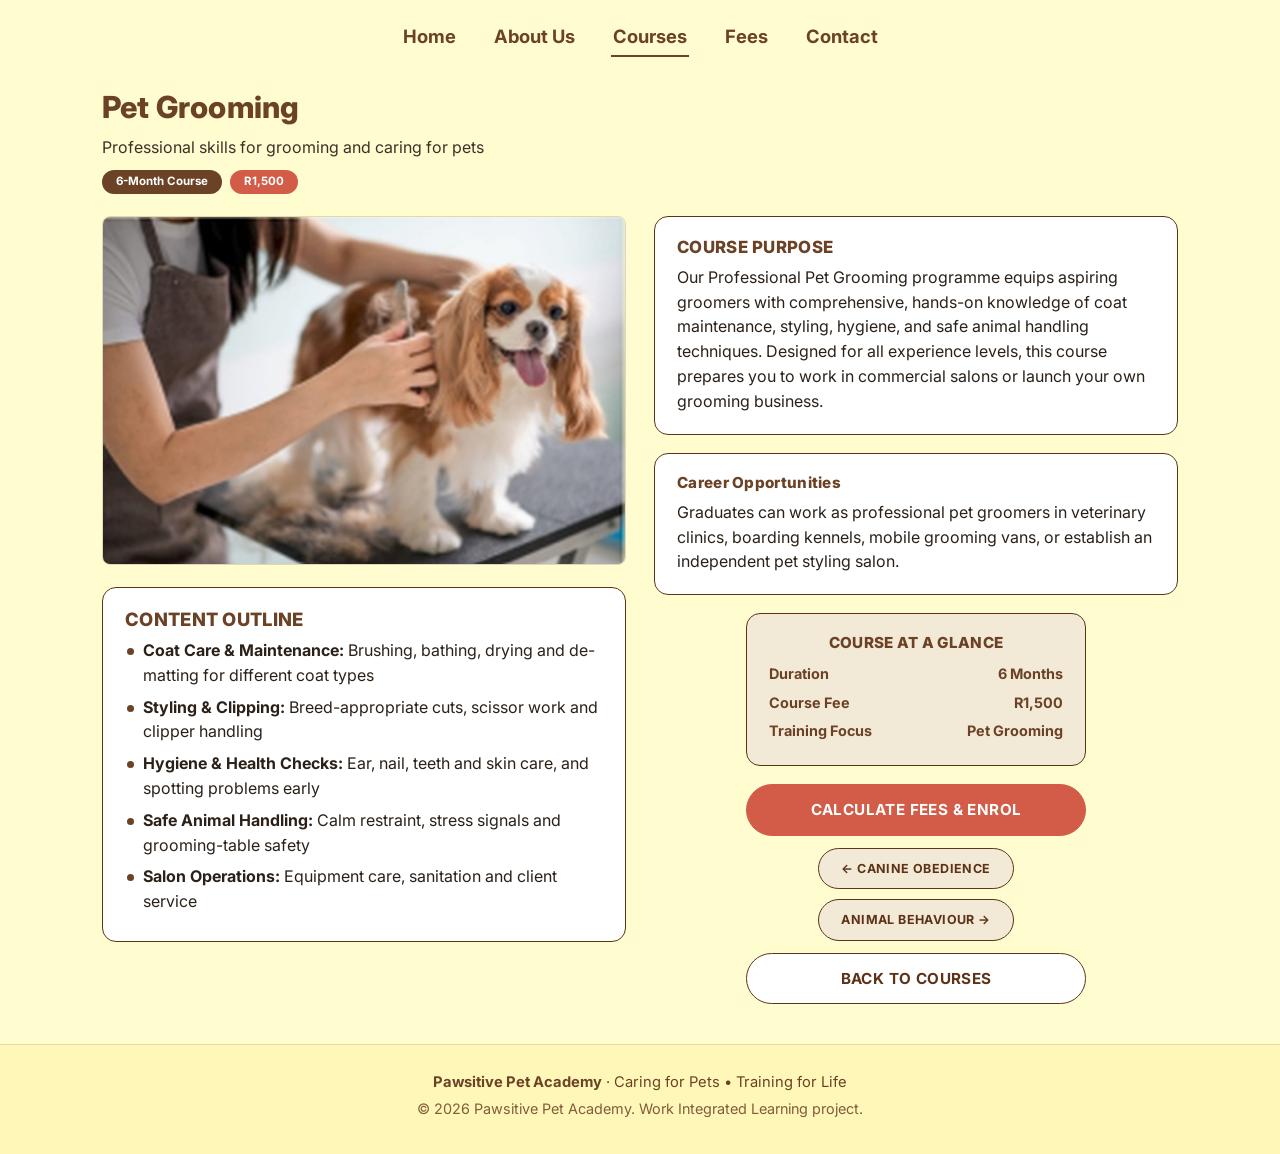
<file: pet-grooming.html>
<!DOCTYPE html>
<html lang="en">
<head>
<meta charset="UTF-8">
<meta name="viewport" content="width=device-width, initial-scale=1">
<title>Pet Grooming | Pawsitive Pet Academy</title>
<meta name="description" content="Pawsitive Pet Academy offers practical dog training and pet care courses. Caring for Pets &bull; Training for Life.">
<link rel="icon" href="images/logo.png">
<link rel="preconnect" href="https://fonts.googleapis.com">
<link rel="preconnect" href="https://fonts.gstatic.com" crossorigin>
<link href="https://fonts.googleapis.com/css2?family=Inter:wght@400;500;600;700;800&display=swap" rel="stylesheet">
<link rel="stylesheet" href="css/style.css">
</head>
<body class="course">
<a class="skip" href="#main">Skip to content</a>
<header class="site-header">
  <a class="brand" href="index.html" aria-label="Pawsitive Pet Academy home"><img src="images/logo.png" alt="" width="36" height="40"><span>Pawsitive Pet Academy</span></a>
  <button class="nav-toggle" aria-label="Toggle menu" aria-expanded="false"><span></span><span></span><span></span></button>
  <nav class="main-nav" aria-label="Main"><a href="index.html">Home</a><a href="about.html">About Us</a><a href="courses.html" class=active aria-current=page>Courses</a><a href="fees.html">Fees</a><a href="contact.html">Contact</a></nav>
</header>
<main id="main">

<div class="course-page">
  <header class="course-head fade">
    <h1>Pet Grooming</h1>
    <p class="sub">Professional skills for grooming and caring for pets</p>
    <p class="badges"><span class="badge brown">6-Month Course</span><span class="badge coral">R1,500</span></p>
  </header>
  <div class="course-layout">
    <div class="col left">
      <figure class="course-img fade"><img src="images/grooming.jpg" alt="Pet Grooming course photo"></figure>
      <section class="card outline fade d2"><h3>CONTENT OUTLINE</h3><ul class="bullets"><li><strong>Coat Care &amp; Maintenance:</strong> Brushing, bathing, drying and de-matting for different coat types</li><li><strong>Styling &amp; Clipping:</strong> Breed-appropriate cuts, scissor work and clipper handling</li><li><strong>Hygiene &amp; Health Checks:</strong> Ear, nail, teeth and skin care, and spotting problems early</li><li><strong>Safe Animal Handling:</strong> Calm restraint, stress signals and grooming-table safety</li><li><strong>Salon Operations:</strong> Equipment care, sanitation and client service</li></ul></section>
    </div>
    <div class="col right">
      <section class="card fade"><h3>COURSE PURPOSE</h3><p>Our Professional Pet Grooming programme equips aspiring groomers with comprehensive, hands-on knowledge of coat maintenance, styling, hygiene, and safe animal handling techniques. Designed for all experience levels, this course prepares you to work in commercial salons or launch your own grooming business.</p></section>
      <section class="card fade d2"><h3 class="small-h">Career Opportunities</h3><p>Graduates can work as professional pet groomers in veterinary clinics, boarding kennels, mobile grooming vans, or establish an independent pet styling salon.</p></section>
      <section class="card beige glance fade d3">
        <h3>COURSE AT A GLANCE</h3>
        <dl><div><dt>Duration</dt><dd>6 Months</dd></div><div><dt>Course Fee</dt><dd>R1,500</dd></div><div><dt>Training Focus</dt><dd>Pet Grooming</dd></div></dl>
      </section>
      <div class="btn-stack fade d3">
        <a class="btn coral" href="fees.html?course=pet-grooming">Calculate Fees &amp; Enrol</a>
        <div class="btn-pair"><a class="btn beige small" href="canine-obedience.html">&larr; Canine Obedience</a><a class="btn beige small" href="animal-behaviour.html">Animal Behaviour &rarr;</a></div>
        <a class="btn white" href="courses.html">Back to Courses</a>
      </div>
    </div>
  </div>
</div>

</main>
<footer class="site-footer">
  <p><strong>Pawsitive Pet Academy</strong> &middot; Caring for Pets &bull; Training for Life</p>
  <p class="small">&copy; 2026 Pawsitive Pet Academy. Work Integrated Learning project.</p>
</footer>
<script src="js/main.js"></script>

</body>
</html>
</file>
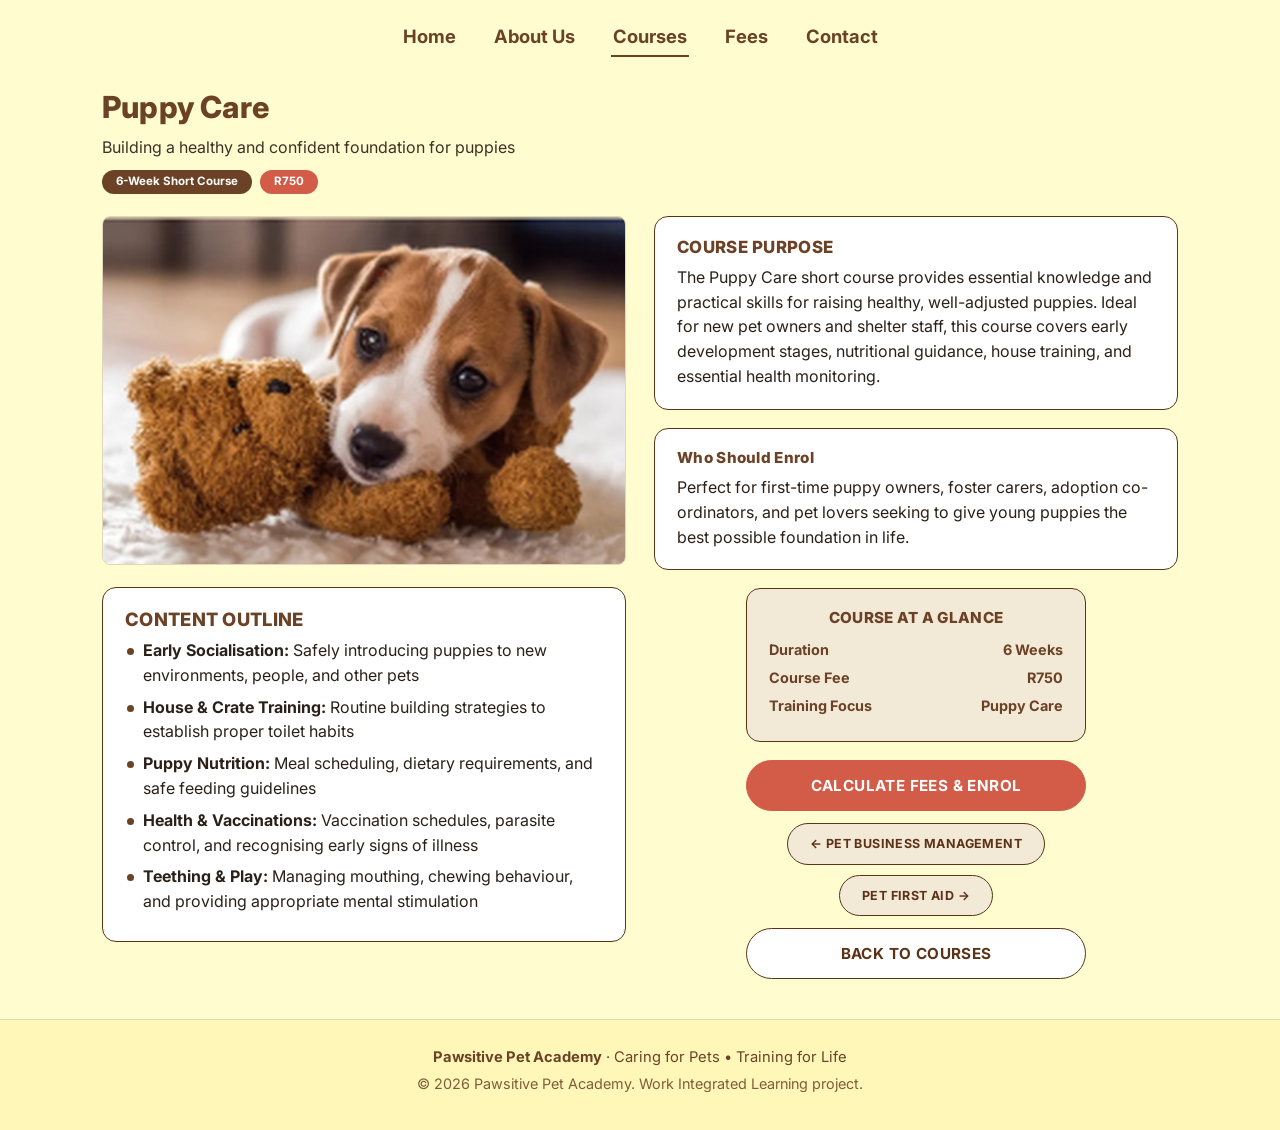
<file: puppy-care.html>
<!DOCTYPE html>
<html lang="en">
<head>
<meta charset="UTF-8">
<meta name="viewport" content="width=device-width, initial-scale=1">
<title>Puppy Care | Pawsitive Pet Academy</title>
<meta name="description" content="Pawsitive Pet Academy offers practical dog training and pet care courses. Caring for Pets &bull; Training for Life.">
<link rel="icon" href="images/logo.png">
<link rel="preconnect" href="https://fonts.googleapis.com">
<link rel="preconnect" href="https://fonts.gstatic.com" crossorigin>
<link href="https://fonts.googleapis.com/css2?family=Inter:wght@400;500;600;700;800&display=swap" rel="stylesheet">
<link rel="stylesheet" href="css/style.css">
</head>
<body class="course">
<a class="skip" href="#main">Skip to content</a>
<header class="site-header">
  <a class="brand" href="index.html" aria-label="Pawsitive Pet Academy home"><img src="images/logo.png" alt="" width="36" height="40"><span>Pawsitive Pet Academy</span></a>
  <button class="nav-toggle" aria-label="Toggle menu" aria-expanded="false"><span></span><span></span><span></span></button>
  <nav class="main-nav" aria-label="Main"><a href="index.html">Home</a><a href="about.html">About Us</a><a href="courses.html" class=active aria-current=page>Courses</a><a href="fees.html">Fees</a><a href="contact.html">Contact</a></nav>
</header>
<main id="main">

<div class="course-page">
  <header class="course-head fade">
    <h1>Puppy Care</h1>
    <p class="sub">Building a healthy and confident foundation for puppies</p>
    <p class="badges"><span class="badge brown">6-Week Short Course</span><span class="badge coral">R750</span></p>
  </header>
  <div class="course-layout">
    <div class="col left">
      <figure class="course-img fade"><img src="images/puppy.jpg" alt="Puppy Care course photo"></figure>
      <section class="card outline fade d2"><h3>CONTENT OUTLINE</h3><ul class="bullets"><li><strong>Early Socialisation:</strong> Safely introducing puppies to new environments, people, and other pets</li><li><strong>House &amp; Crate Training:</strong> Routine building strategies to establish proper toilet habits</li><li><strong>Puppy Nutrition:</strong> Meal scheduling, dietary requirements, and safe feeding guidelines</li><li><strong>Health &amp; Vaccinations:</strong> Vaccination schedules, parasite control, and recognising early signs of illness</li><li><strong>Teething &amp; Play:</strong> Managing mouthing, chewing behaviour, and providing appropriate mental stimulation</li></ul></section>
    </div>
    <div class="col right">
      <section class="card fade"><h3>COURSE PURPOSE</h3><p>The Puppy Care short course provides essential knowledge and practical skills for raising healthy, well-adjusted puppies. Ideal for new pet owners and shelter staff, this course covers early development stages, nutritional guidance, house training, and essential health monitoring.</p></section>
      <section class="card fade d2"><h3 class="small-h">Who Should Enrol</h3><p>Perfect for first-time puppy owners, foster carers, adoption co-ordinators, and pet lovers seeking to give young puppies the best possible foundation in life.</p></section>
      <section class="card beige glance fade d3">
        <h3>COURSE AT A GLANCE</h3>
        <dl><div><dt>Duration</dt><dd>6 Weeks</dd></div><div><dt>Course Fee</dt><dd>R750</dd></div><div><dt>Training Focus</dt><dd>Puppy Care</dd></div></dl>
      </section>
      <div class="btn-stack fade d3">
        <a class="btn coral" href="fees.html?course=puppy-care">Calculate Fees &amp; Enrol</a>
        <div class="btn-pair"><a class="btn beige small" href="pet-business-management.html">&larr; Pet Business Management</a><a class="btn beige small" href="pet-first-aid.html">Pet First Aid &rarr;</a></div>
        <a class="btn white" href="courses.html">Back to Courses</a>
      </div>
    </div>
  </div>
</div>

</main>
<footer class="site-footer">
  <p><strong>Pawsitive Pet Academy</strong> &middot; Caring for Pets &bull; Training for Life</p>
  <p class="small">&copy; 2026 Pawsitive Pet Academy. Work Integrated Learning project.</p>
</footer>
<script src="js/main.js"></script>

</body>
</html>
</file>
<file: css/style.css>
/* Pawsitive Pet Academy - brand styles (colours sampled from the Figma designs) */
:root{
  --cream:#FFFCCF; --brown:#6B4226; --brown-dark:#5C3317; --coral:#D35C48; --coral-dark:#B94A38;
  --beige:#F3E9D7; --white:#FFFFFF; --ink:#2b2118; --line:#5C3317;
  --radius:14px; --maxw:1120px;
}
*{box-sizing:border-box;margin:0;padding:0}
html{scroll-behavior:smooth}
body{font-family:'Inter',system-ui,-apple-system,'Segoe UI',Roboto,Arial,sans-serif;background:var(--cream);color:var(--ink);line-height:1.55;font-size:16px;-webkit-font-smoothing:antialiased}
img{max-width:100%;display:block}
a{color:inherit}
.skip{position:absolute;left:-999px;top:0;background:var(--brown-dark);color:#fff;padding:8px 14px;z-index:99}
.skip:focus{left:8px;top:8px}

/* header / nav */
.site-header{display:flex;align-items:center;justify-content:center;gap:24px;padding:18px 20px 6px;position:relative;max-width:var(--maxw);margin:0 auto}
.brand{display:none;align-items:center;gap:10px;text-decoration:none;font-weight:700;color:var(--brown)}
.brand img{height:40px;width:auto}
.main-nav{display:flex;gap:34px;justify-content:center;flex-wrap:wrap}
.main-nav a{font-weight:700;font-size:1.15rem;color:var(--brown);text-decoration:none;padding:4px 2px;border-bottom:2px solid transparent;transition:border-color .2s,color .2s}
.main-nav a:hover{color:var(--coral);border-color:var(--coral)}
.main-nav a.active{border-color:var(--brown)}
.nav-toggle{display:none;background:none;border:0;cursor:pointer;padding:8px}
.nav-toggle span{display:block;width:26px;height:3px;background:var(--brown);margin:5px 0;border-radius:2px;transition:.25s}

main{max-width:var(--maxw);margin:0 auto;padding:18px 22px 40px}
h1,h2,h3{color:var(--brown);line-height:1.2}
h1{font-size:2.1rem;font-weight:800;letter-spacing:.2px}
h1.plain{color:#000;font-size:2rem}
.sub{color:#3d3128;max-width:760px;margin:10px auto 0}
.small{font-size:.9rem}
.page-title{text-align:center;padding:10px 0 22px}
.page-title h1{font-size:2.3rem}
.page-title .mini{font-size:1.05rem;margin-top:16px}
.page-title .sub.small{margin-top:4px;color:#4a3d32}

/* cards */
.card{background:var(--white);border:1px solid var(--line);border-radius:var(--radius);padding:20px 22px}
.card h3{font-size:1.05rem;font-weight:800;letter-spacing:.3px;margin-bottom:8px;text-transform:none}
.card.beige{background:var(--beige)}
.card.center{text-align:center}
.card p{color:#2b2118}
.bullets{list-style:none}
.bullets li{position:relative;padding-left:18px;margin:7px 0}
.bullets li::before{content:'';position:absolute;left:2px;top:.62em;width:7px;height:7px;border-radius:50%;background:var(--brown)}
.bullets.tight li{margin:4px 0}
.bullets a{text-decoration:none}.bullets a:hover{color:var(--coral);text-decoration:underline}
.plain-list{list-style:disc;padding-left:20px}.plain-list li{margin:4px 0}
.cards{display:grid;gap:22px;margin:26px 0}
.cards.two{grid-template-columns:1.1fr 1fr}
.cards.three{grid-template-columns:repeat(3,1fr)}

/* buttons */
.btn{display:inline-flex;align-items:center;justify-content:center;font:inherit;font-weight:700;font-size:.95rem;letter-spacing:.4px;text-transform:uppercase;text-decoration:none;border-radius:999px;padding:13px 34px;border:1.5px solid var(--line);cursor:pointer;transition:transform .15s,background .2s,box-shadow .2s}
.btn:hover{transform:translateY(-2px);box-shadow:0 5px 12px rgba(92,51,23,.22)}
.btn:focus-visible,input:focus-visible,select:focus-visible,textarea:focus-visible{outline:3px solid #f0a090;outline-offset:2px}
.btn.coral{background:var(--coral);color:#fff;border-color:var(--coral)}
.btn.coral:hover{background:var(--coral-dark)}
.btn.brown{background:var(--brown-dark);color:#fff;border-color:var(--brown-dark)}
.btn.white{background:#fff;color:var(--brown-dark)}
.btn.beige{background:var(--beige);color:var(--brown-dark)}
.btn.small{font-size:.78rem;padding:10px 22px}
.btn.block{display:flex;width:100%}
.btn.pill{margin-top:12px}
.cta-row{display:flex;flex-direction:column;align-items:center;gap:14px;margin:26px 0}
.cta-row .btn{min-width:250px}
.cta-row.tight{flex-direction:row;justify-content:center;margin:14px 0 4px}
.cta-row.tight .btn{min-width:0}

/* home */
.hero{display:grid;grid-template-columns:1fr 1fr;gap:36px;align-items:center;padding:14px 0}
.hero-text{text-align:center}
.hero-logo{margin:0 auto 6px;width:210px;height:auto}
.hero h1{color:#000;font-size:2.6rem;line-height:1.1}
.tagline{color:var(--coral);font-weight:700;margin:12px 0 22px;font-size:1.1rem}
.lead{color:#000;font-size:1.5rem;font-weight:700}
.hero-photo{border-radius:28px;overflow:hidden;border:1px solid var(--line);box-shadow:0 10px 26px rgba(92,51,23,.18)}
.hero-photo img{width:100%;height:auto;aspect-ratio:1/1.08;object-fit:cover}

/* about */
.about-intro{max-width:760px;margin:10px auto 0}
.about-intro h2.welcome{color:#000;font-size:1.1rem;margin:12px 0}
.about-intro p{margin:0 0 16px}
.about-feature{display:flex;justify-content:center;margin:18px 0}
figure.tall{text-align:center}
figure.tall img{width:230px;height:auto;aspect-ratio:2/3;object-fit:cover;border-radius:26px;margin:0 auto 10px;box-shadow:0 8px 20px rgba(92,51,23,.18)}
.about-history{display:grid;grid-template-columns:1fr 1fr;gap:28px;align-items:center;margin:24px 0}
figure.wide img{width:100%;height:auto;aspect-ratio:3/2;object-fit:cover;border-radius:26px;box-shadow:0 8px 20px rgba(92,51,23,.18)}
.name{color:var(--brown)}

/* courses overview */
.course-grid{display:grid;grid-template-columns:repeat(3,1fr);gap:16px;max-width:1000px;margin:0 auto}
.course-card{background:#fff;border:1px solid var(--line);border-radius:var(--radius);text-align:center;padding:20px 18px 22px;display:flex;flex-direction:column;align-items:center;transition:transform .2s,box-shadow .2s}
.course-card:hover{transform:translateY(-4px);box-shadow:0 10px 22px rgba(92,51,23,.18)}
.course-card h3{font-size:1.1rem;font-weight:800}
.course-card .dur{font-weight:700;font-size:.85rem;color:var(--brown);margin:2px 0 8px}
.course-card .desc{font-size:.85rem;color:#3d3128;min-height:2.8em}
.course-card .price{color:var(--coral);font-weight:800;font-size:1.25rem;margin:10px 0}
.course-card:last-child{grid-column:2}
.ready{max-width:430px;margin:34px auto 0}

/* course page */
.course-head{padding:8px 0 4px}
.course-head h1{font-size:1.9rem}
.badges{display:flex;gap:8px;margin-top:10px}
.badge{font-size:.72rem;font-weight:700;color:#fff;padding:3px 14px;border-radius:999px}
.badge.brown{background:var(--brown)}.badge.coral{background:var(--coral)}
.course-layout{display:grid;grid-template-columns:1fr 1fr;gap:28px;margin-top:18px;align-items:start}
.course-img img{width:100%;height:auto;aspect-ratio:3/2;object-fit:cover;border-radius:8px;border:1px solid #e1d6b5}
.col.left{display:grid;gap:22px}.col.right{display:grid;gap:18px}
.card.outline h3{font-size:1.15rem}
.small-h{font-size:.95rem !important}
.glance{max-width:340px;justify-self:center;width:100%}
.glance h3{text-align:center;font-size:.95rem}
.glance dl>div{display:flex;justify-content:space-between;gap:12px;font-size:.9rem;padding:3px 0}
.glance dt,.glance dd{font-weight:700;color:var(--brown)}
.btn-stack{display:grid;gap:12px;max-width:340px;justify-self:center;width:100%}
.btn-pair{display:flex;gap:10px;justify-content:center;flex-wrap:wrap}

/* fees */
.fee-layout{display:grid;grid-template-columns:1fr 1fr;gap:28px;align-items:start;max-width:1000px;margin:0 auto}
.fee-left{display:grid;gap:22px}
fieldset.card{min-width:0}
legend.h{font-weight:800;font-size:1.05rem;color:var(--brown);padding:0 4px;letter-spacing:.2px}
fieldset.card label:not(.course-opt){display:block;font-weight:700;font-size:.85rem;color:var(--brown);margin:10px 0 4px}
input[type=text],input[type=email],input[type=tel],select,textarea{width:100%;font:inherit;font-size:.95rem;padding:9px 14px;border:1.5px solid var(--line);border-radius:999px;background:#fff;color:var(--ink)}
textarea{border-radius:16px;resize:vertical}
.err{display:block;min-height:0;color:#b3261e;font-size:.8rem;font-weight:600;margin-top:3px}
.invalid{border-color:#b3261e !important;background:#fff6f5}
.hint{font-size:.82rem;color:#4a3d32;margin-bottom:8px}
.course-opts{display:grid;gap:8px}
.course-opt{display:flex;align-items:center;gap:12px;border:1.5px solid var(--line);border-radius:999px;padding:9px 16px;background:#fffdf5;cursor:pointer;font-size:.9rem;font-weight:600;transition:background .15s}
.course-opt:hover{background:var(--beige)}
.course-opt input{width:18px;height:18px;accent-color:var(--brown-dark);flex:none}
.course-opt .nm{flex:1}.course-opt .pr{color:var(--coral);font-weight:800}
.course-opt:has(input:checked){background:var(--beige);border-color:var(--coral)}
.summary h3{font-size:1.15rem;margin-bottom:10px}
.cust-box{background:var(--beige);border-radius:10px;padding:8px 12px;margin-bottom:12px;display:grid;gap:2px;font-size:.82rem}
.cust-box .lbl{color:var(--coral);font-weight:800;font-size:.72rem}
.sel-title{font-weight:800;font-size:.85rem;color:var(--brown);margin:6px 0}
.sel-list{list-style:none;font-size:.85rem;margin-bottom:8px}
.sel-list li{display:flex;justify-content:space-between;padding:2px 0;color:#3d3128}
.sel-list li.empty{color:#7a6a5b;font-style:italic}
.totals>div{display:flex;justify-content:space-between;font-size:.88rem;padding:6px 0}
.totals dd{font-weight:800}
.final{display:flex;justify-content:space-between;align-items:center;background:var(--brown-dark);color:#fff;border-radius:8px;padding:13px 16px;font-weight:800;font-size:1.1rem;margin:10px 0 8px}
.disc-note{font-size:.75rem;color:#5b4c40;margin-bottom:12px}
.form-msg{margin-top:12px;font-weight:700;font-size:.9rem}
.form-msg.ok{color:#256b3a;background:#eaf7ee;border:1px solid #9fd4ad;border-radius:10px;padding:10px 14px}
.form-msg.bad{color:#b3261e}
.right-stack{margin-top:18px;max-width:none}
.btn.brown.block,.btn.white.block{border-radius:8px;padding:11px;font-size:.85rem}

/* contact */
.contact-layout{display:grid;grid-template-columns:1fr 1fr;gap:28px;align-items:start;max-width:1000px;margin:0 auto}
.h2{font-size:1.3rem;margin-bottom:14px}
.contact-list{list-style:none;display:grid;gap:10px}
.contact-list a,.contact-list .static{display:flex;align-items:center;gap:14px;background:#fff;border:1.5px solid var(--line);border-radius:12px;padding:10px 14px;text-decoration:none;transition:transform .15s,box-shadow .15s}
.contact-list a:hover{transform:translateX(4px);box-shadow:0 4px 12px rgba(92,51,23,.18)}
.contact-list strong{display:block;color:var(--brown);font-size:.95rem}
.contact-list small{display:block;color:#3d3128;font-size:.85rem}
.ic{width:38px;height:38px;border-radius:50%;display:grid;place-items:center;flex:none;background:var(--brown-dark)}
.ic svg{width:20px;height:20px;fill:#fff}
.ic.wa{background:#25a65b}.ic.fb{background:#1b6fe0}.ic.ig{background:linear-gradient(45deg,#f09433,#dc2743,#bc1888)}.ic.mail{background:var(--coral)}
.map-box{margin-top:14px;height:130px;border:1.5px solid var(--line);border-radius:12px;background:repeating-linear-gradient(45deg,#f3e9d7,#f3e9d7 12px,#efe2c9 12px,#efe2c9 24px);display:grid;place-items:center;color:var(--brown);font-weight:700;font-size:.9rem}
.hours{margin-top:12px;font-size:.88rem}
.contact-form label{display:block;font-weight:700;font-size:.85rem;color:var(--brown);margin:10px 0 4px}
.contact-form em{color:var(--coral);font-style:normal}
select{appearance:auto}

/* footer */
.site-footer{text-align:center;padding:26px 20px 34px;border-top:1px solid #e6dba8;background:#fff7b8;color:var(--brown);font-size:.92rem}
.site-footer .small{margin-top:4px;opacity:.85}

/* subtle entrance animation */
@keyframes rise{from{opacity:0;transform:translateY(14px)}to{opacity:1;transform:none}}
.fade{animation:rise .6s ease both}
.d2{animation-delay:.12s}.d3{animation-delay:.24s}
@media (prefers-reduced-motion:reduce){.fade{animation:none}*{transition:none !important}html{scroll-behavior:auto}}

/* responsive */
@media (max-width:900px){
  .cards.three{grid-template-columns:1fr}
  .course-grid{grid-template-columns:repeat(2,1fr)}
  .course-card:last-child{grid-column:auto}
}
@media (max-width:760px){
  .site-header{justify-content:space-between;padding:12px 18px}
  .brand{display:flex}.brand span{font-size:.95rem}
  .nav-toggle{display:block}
  .main-nav{display:none;position:absolute;top:100%;left:0;right:0;background:#fff7b8;border-bottom:2px solid var(--brown);flex-direction:column;gap:0;padding:6px 20px 14px;z-index:20;text-align:center}
  .main-nav.open{display:flex}
  .main-nav a{padding:12px 0;border-bottom:1px solid #e6dba8}
  .nav-toggle[aria-expanded=true] span:nth-child(1){transform:translateY(8px) rotate(45deg)}
  .nav-toggle[aria-expanded=true] span:nth-child(2){opacity:0}
  .nav-toggle[aria-expanded=true] span:nth-child(3){transform:translateY(-8px) rotate(-45deg)}
  main{padding:10px 16px 34px}
  .hero,.cards.two,.about-history,.course-layout,.fee-layout,.contact-layout{grid-template-columns:1fr}
  .hero h1{font-size:2rem}.page-title h1{font-size:1.8rem}
  .course-grid{grid-template-columns:1fr}
  .cta-row .btn{min-width:0;width:100%;max-width:340px}
  .cta-row.tight{flex-direction:column}
  .glance,.btn-stack{max-width:none}
}
.course-head .sub{margin-left:0;margin-right:0}
.cards.two .card:first-child{align-self:start}
</file>
